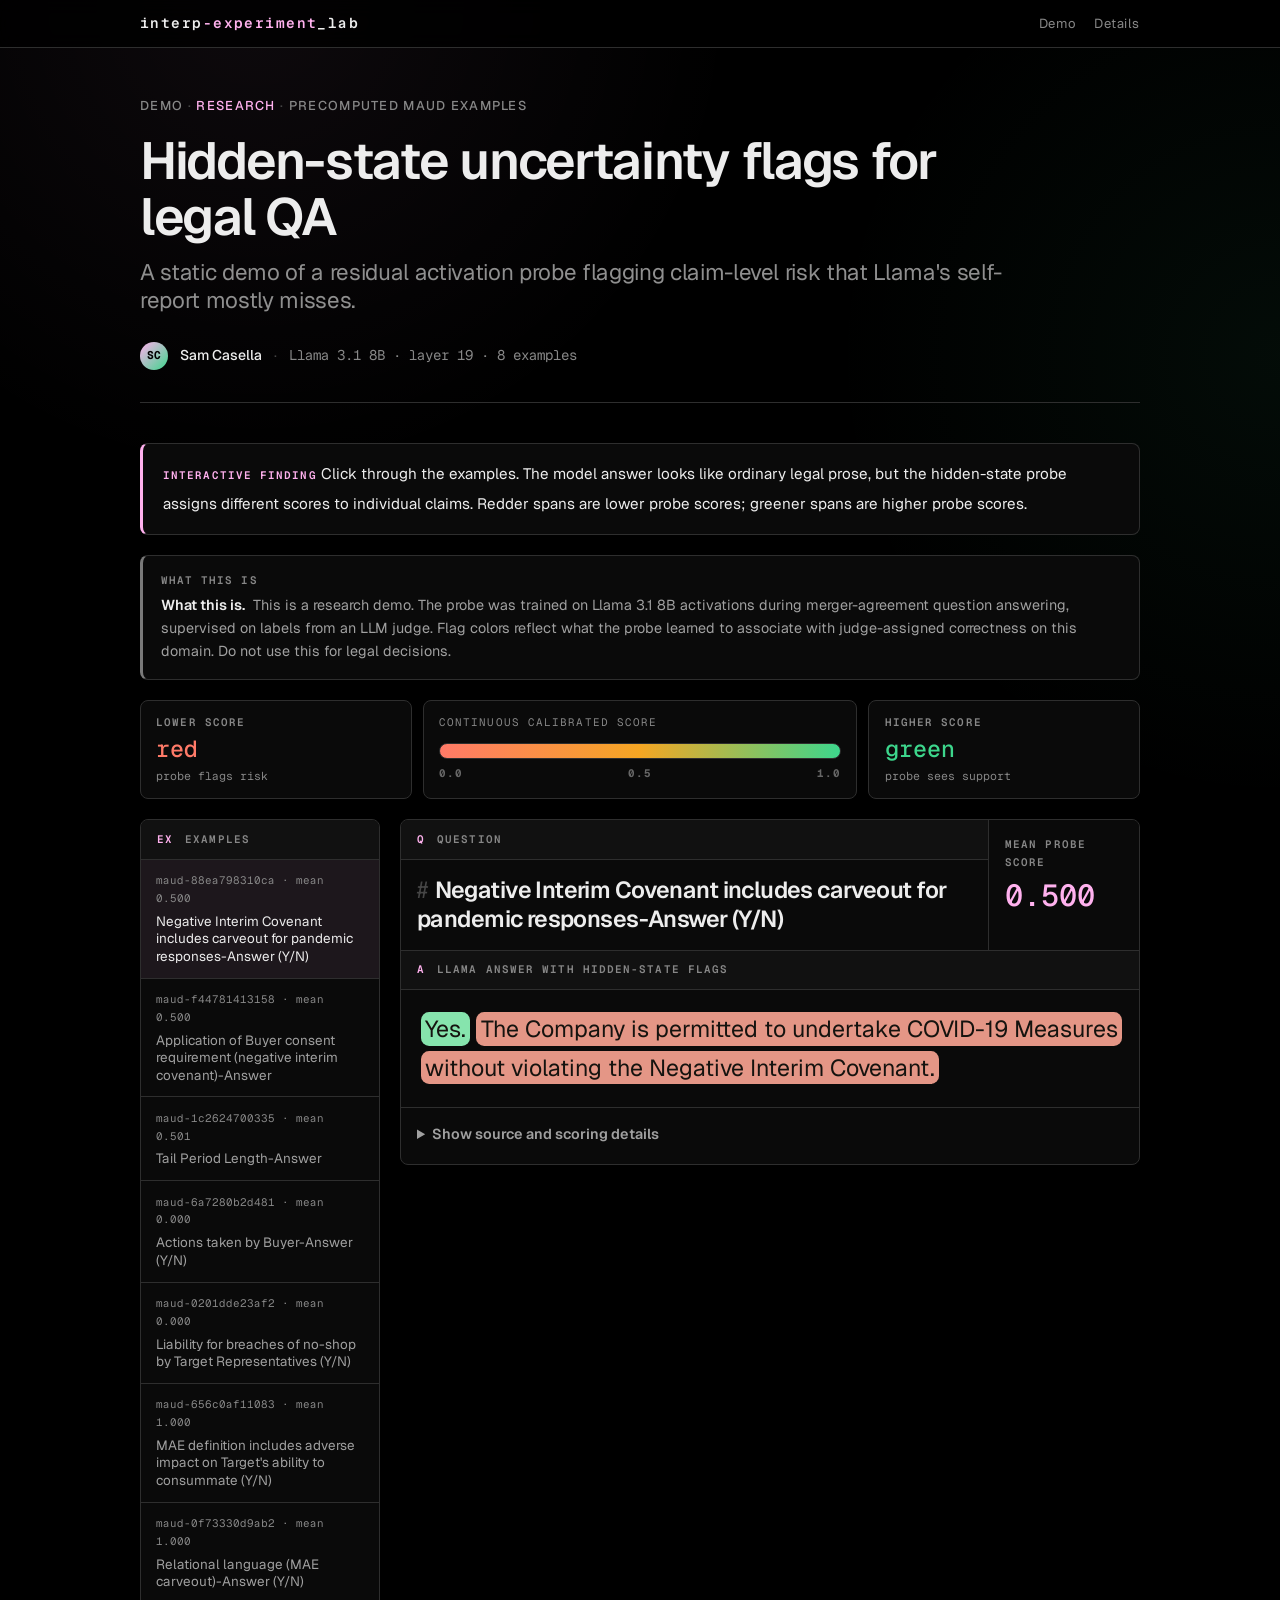
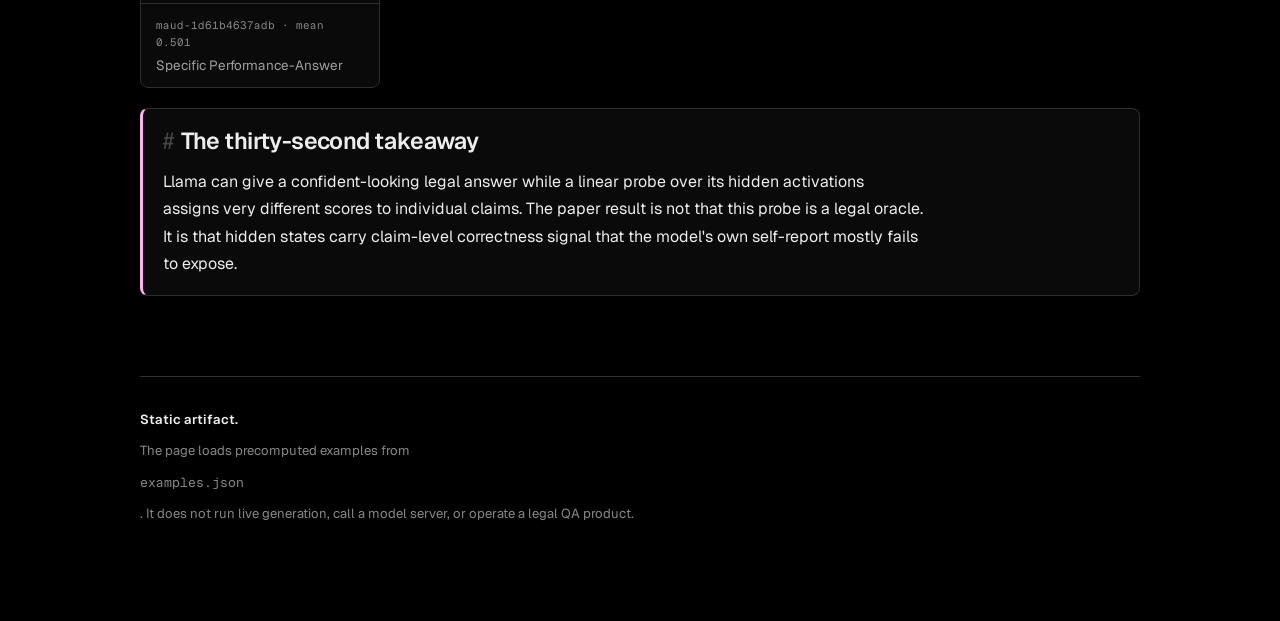
<file: demo/web/index.html>
<!doctype html>
<html lang="en">
<head>
  <meta charset="utf-8" />
  <meta name="viewport" content="width=device-width, initial-scale=1" />
  <title>Hidden-state uncertainty flags for legal QA</title>
  <meta name="description" content="A static research demo showing claim-level uncertainty flags from a residual activation probe on MAUD legal QA examples." />
  <link rel="icon" href="data:," />
  <link rel="preconnect" href="https://fonts.googleapis.com" />
  <link rel="preconnect" href="https://fonts.gstatic.com" crossorigin />
  <link href="https://fonts.googleapis.com/css2?family=Geist:wght@400;500;600;700&family=Geist+Mono:wght@400;500;600&display=swap" rel="stylesheet" />
  <link rel="stylesheet" href="./styles.css?v=report-theme-1" />
</head>
<body>
  <header class="topbar">
    <div class="topbar-inner">
      <a class="brand" href="#">interp<span class="accent">-experiment</span>_lab</a>
      <nav class="topbar-links">
        <a href="#demo">Demo</a>
        <a href="#details">Details</a>
      </nav>
    </div>
  </header>

  <main class="page">
    <section class="hero">
      <div class="crumbs">
        <a href="#">Demo</a><span class="sep">&middot;</span><span class="cat">research</span><span class="sep">&middot;</span>precomputed MAUD examples
      </div>
      <h1 class="title">
        Hidden-state uncertainty flags for legal QA
        <span class="sub">A static demo of a residual activation probe flagging claim-level risk that Llama's self-report mostly misses.</span>
      </h1>
      <div class="byline">
        <span class="avatar">SC</span>
        <span class="author">Sam Casella</span>
        <span class="dot">&middot;</span>
        <span class="mono">Llama 3.1 8B &middot; layer 19 &middot; 8 examples</span>
      </div>
      <hr class="header-rule" />
      <div class="tldr">
        <span class="label">Interactive finding</span>
        Click through the examples. The model answer looks like ordinary legal prose, but the hidden-state
        probe assigns different scores to individual claims. Redder spans are lower probe scores; greener
        spans are higher probe scores.
      </div>
    </section>

    <section class="notice" id="disclaimer">
      <span class="k">What this is</span>
      <strong>What this is.</strong>
      <span id="disclaimer-text">
        This is a research demo. The probe was trained on Llama 3.1 8B activations during merger-agreement question answering,
        supervised on labels from an LLM judge. Flag colors reflect what the probe learned to associate with
        judge-assigned correctness on this domain. Do not use this for legal decisions.
      </span>
    </section>

    <section class="legend-row" aria-label="Score color legend">
      <div class="stat">
        <div class="k">Lower score</div>
        <div class="v red">red</div>
        <div class="s">probe flags risk</div>
      </div>
      <div class="scale-card">
        <span>continuous calibrated score</span>
        <div class="scale"></div>
        <span class="scale-labels"><b>0.0</b><b>0.5</b><b>1.0</b></span>
      </div>
      <div class="stat">
        <div class="k">Higher score</div>
        <div class="v green">green</div>
        <div class="s">probe sees support</div>
      </div>
    </section>

    <section class="demo-grid" id="demo">
      <aside class="picker" aria-label="Example picker">
        <div class="table-label"><span class="id">EX</span>Examples</div>
        <div id="example-buttons" class="buttons"></div>
      </aside>

      <article class="reader">
        <div class="reader-head">
          <div>
            <div class="table-label"><span class="id">Q</span>Question</div>
            <h2 id="question">Loading examples…</h2>
          </div>
          <div class="scorebox">
            <span>mean probe score</span>
            <strong id="mean-score">—</strong>
          </div>
        </div>

        <div class="answer-card">
          <div class="table-label"><span class="id">A</span>Llama answer with hidden-state flags</div>
          <div id="answer" class="answer" aria-live="polite"></div>
        </div>

        <details class="details" id="details">
          <summary>Show source and scoring details</summary>
          <dl>
            <div><dt>MAUD source ID</dt><dd id="source-id">—</dd></div>
            <div><dt>Split</dt><dd id="split">—</dd></div>
            <div><dt>Contract</dt><dd id="contract">—</dd></div>
            <div><dt>Score range</dt><dd id="score-range">—</dd></div>
          </dl>
          <p id="excerpt" class="excerpt"></p>
        </details>
      </article>
    </section>

    <section class="takeaway">
      <h2>The thirty-second takeaway</h2>
      <p>
        Llama can give a confident-looking legal answer while a linear probe over its hidden
        activations assigns very different scores to individual claims. The paper result is not that
        this probe is a legal oracle. It is that hidden states carry claim-level correctness signal
        that the model's own self-report mostly fails to expose.
      </p>
    </section>

    <footer class="post-footer">
      <strong>Static artifact.</strong>
      The page loads precomputed examples from <span class="mono">examples.json</span>. It does not run live generation,
      call a model server, or operate a legal QA product.
    </footer>
  </main>

  <script src="./app.js"></script>
</body>
</html>
</file>
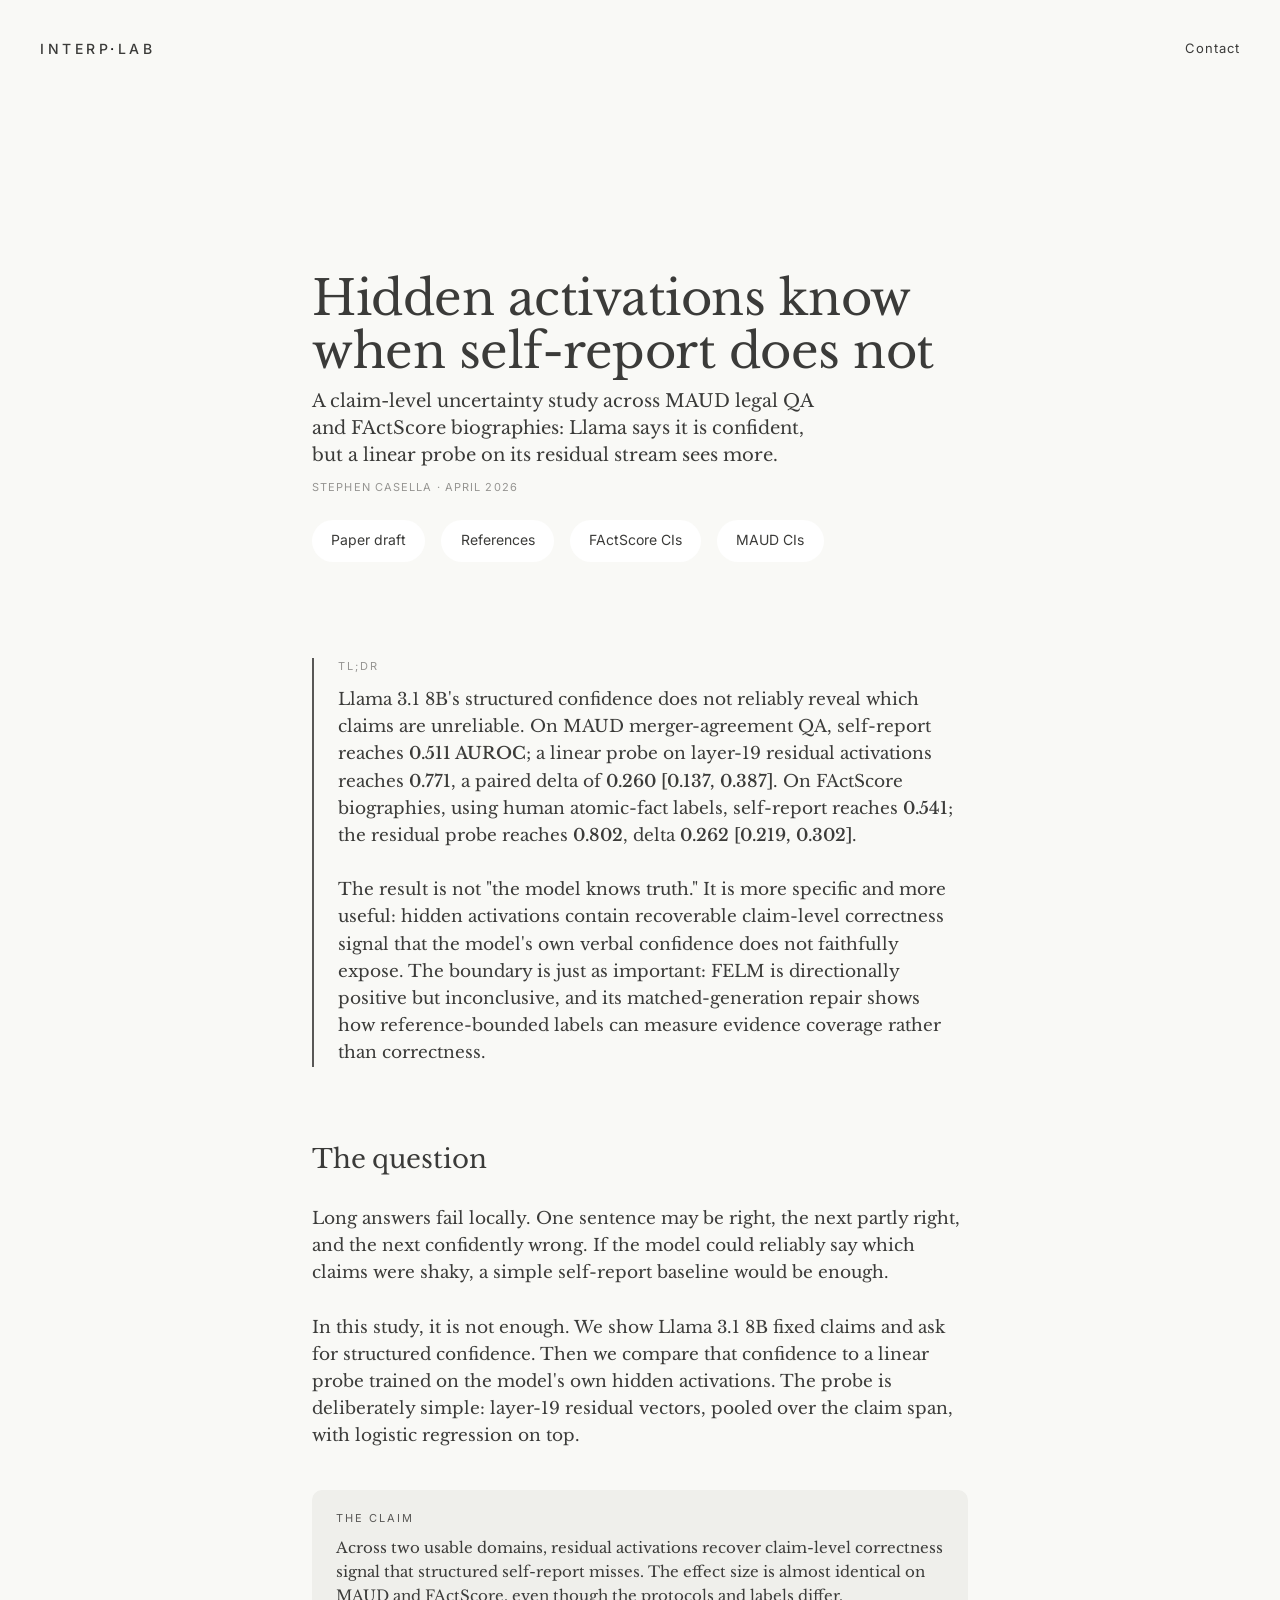
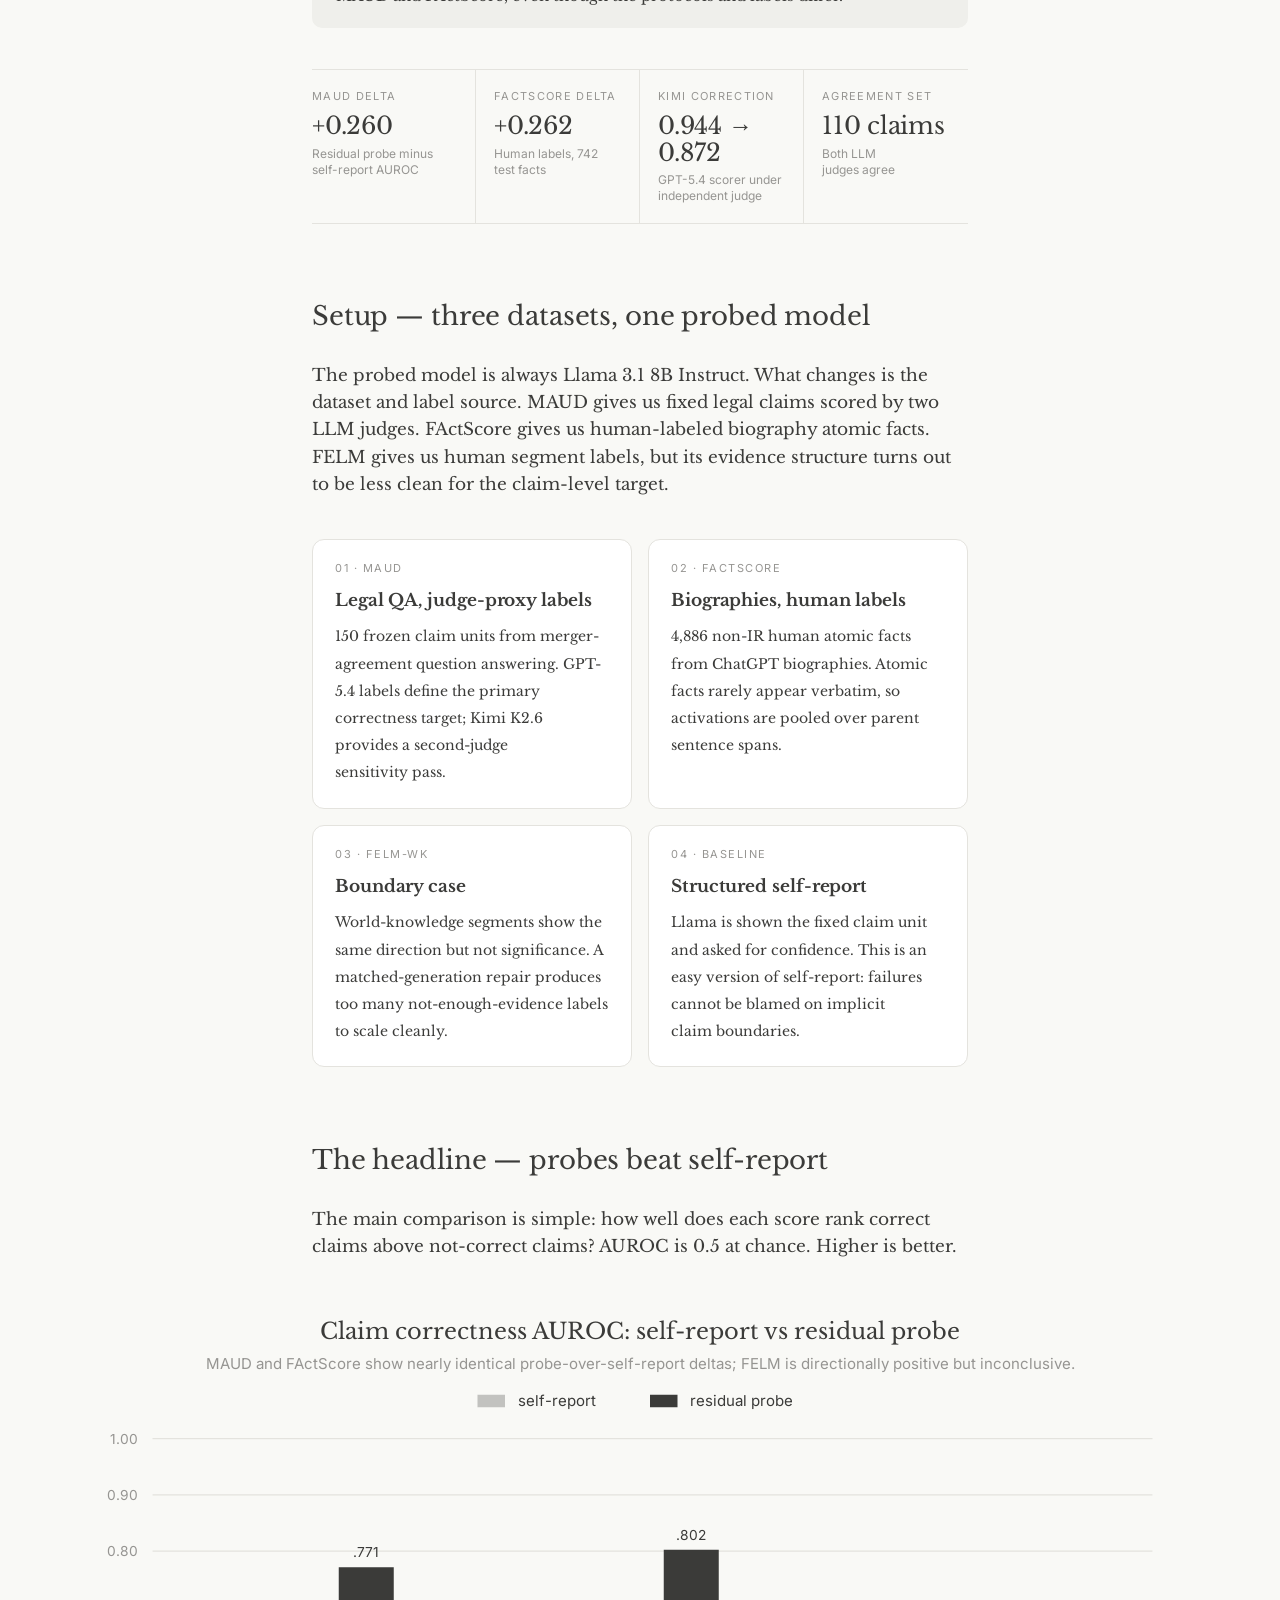
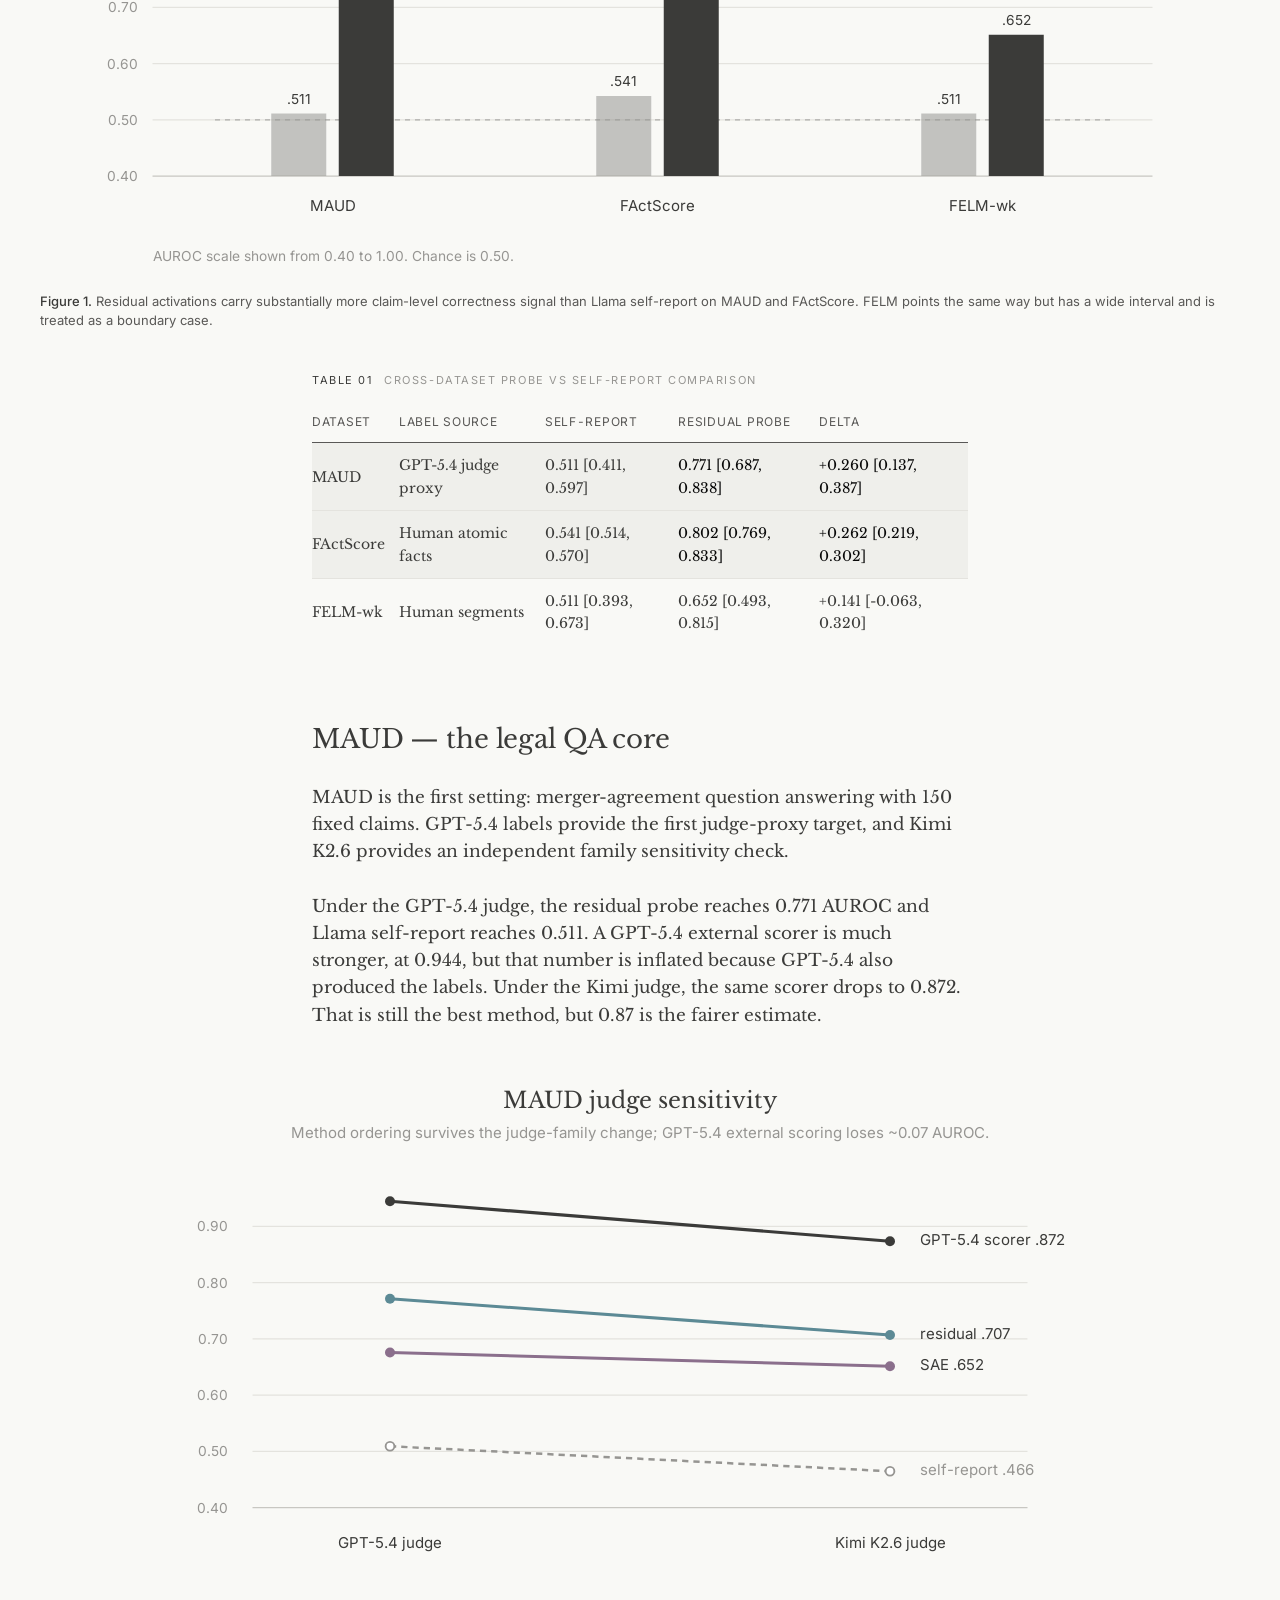
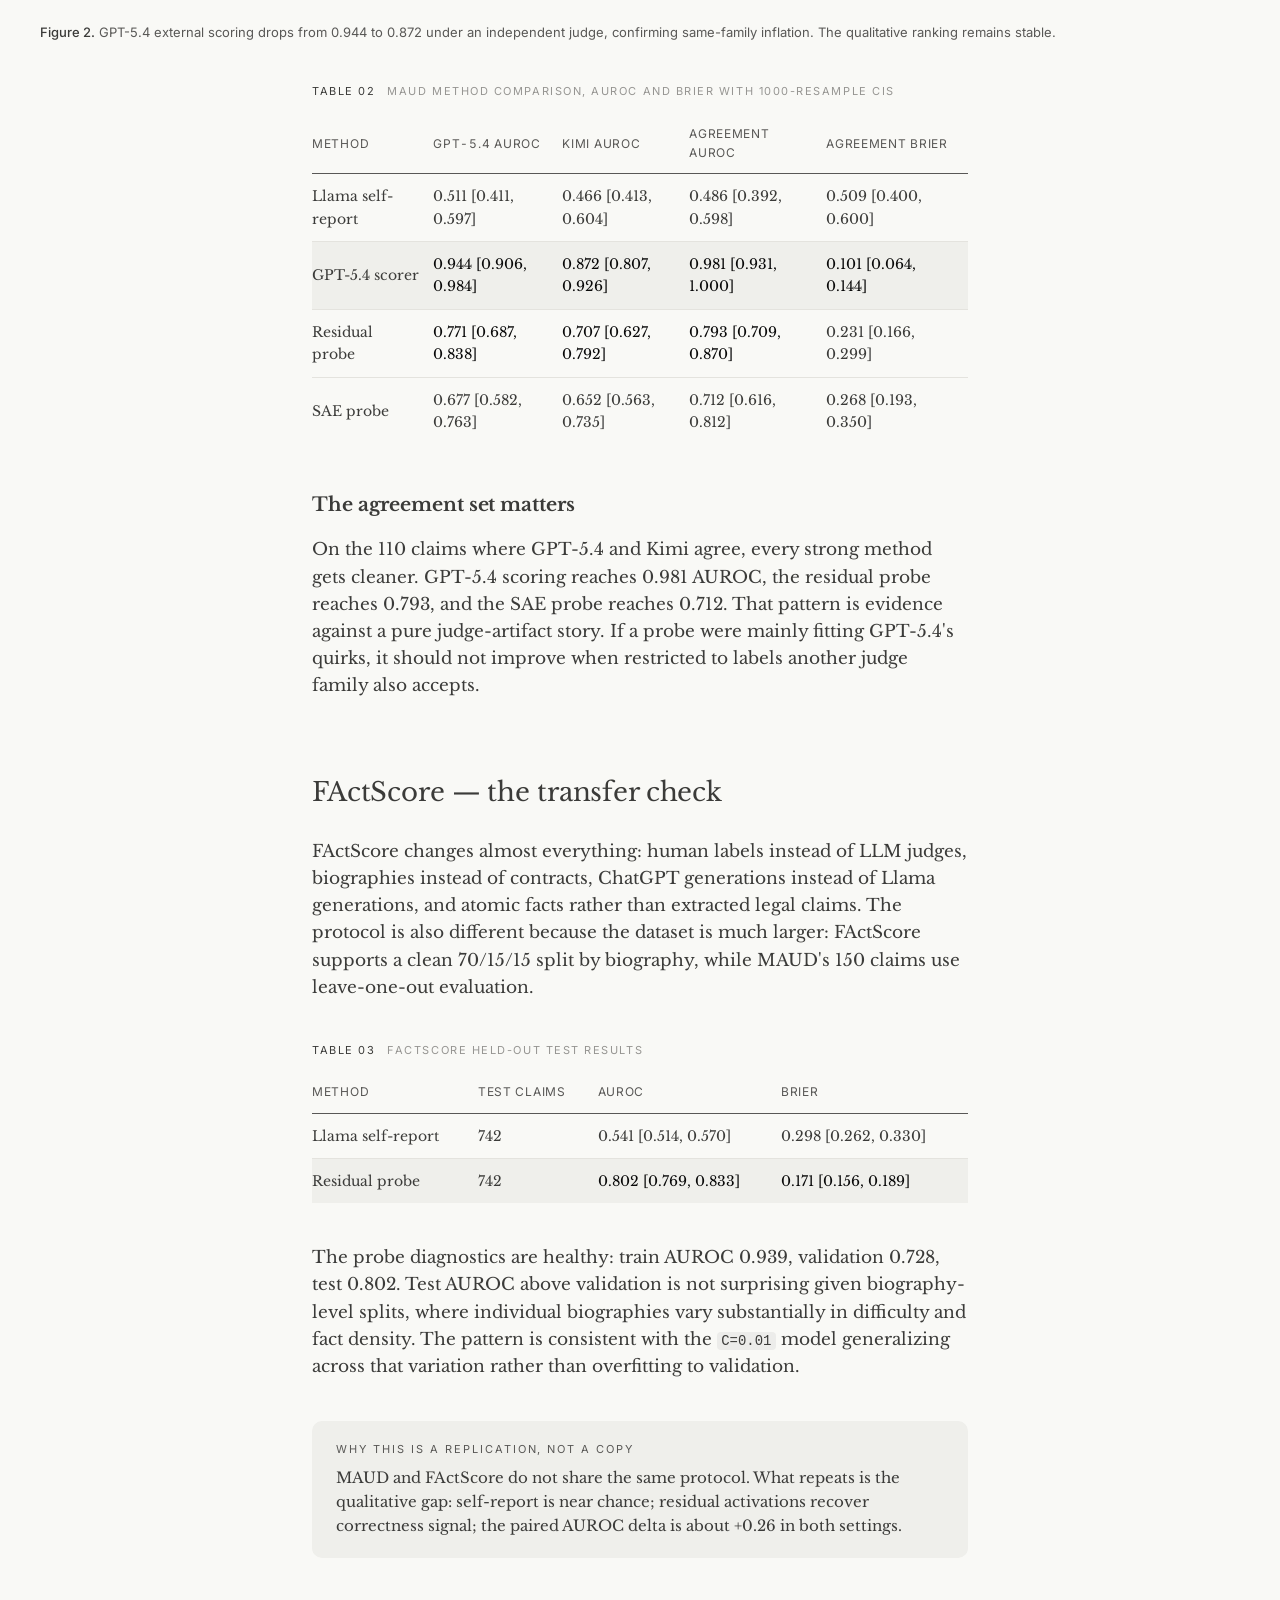
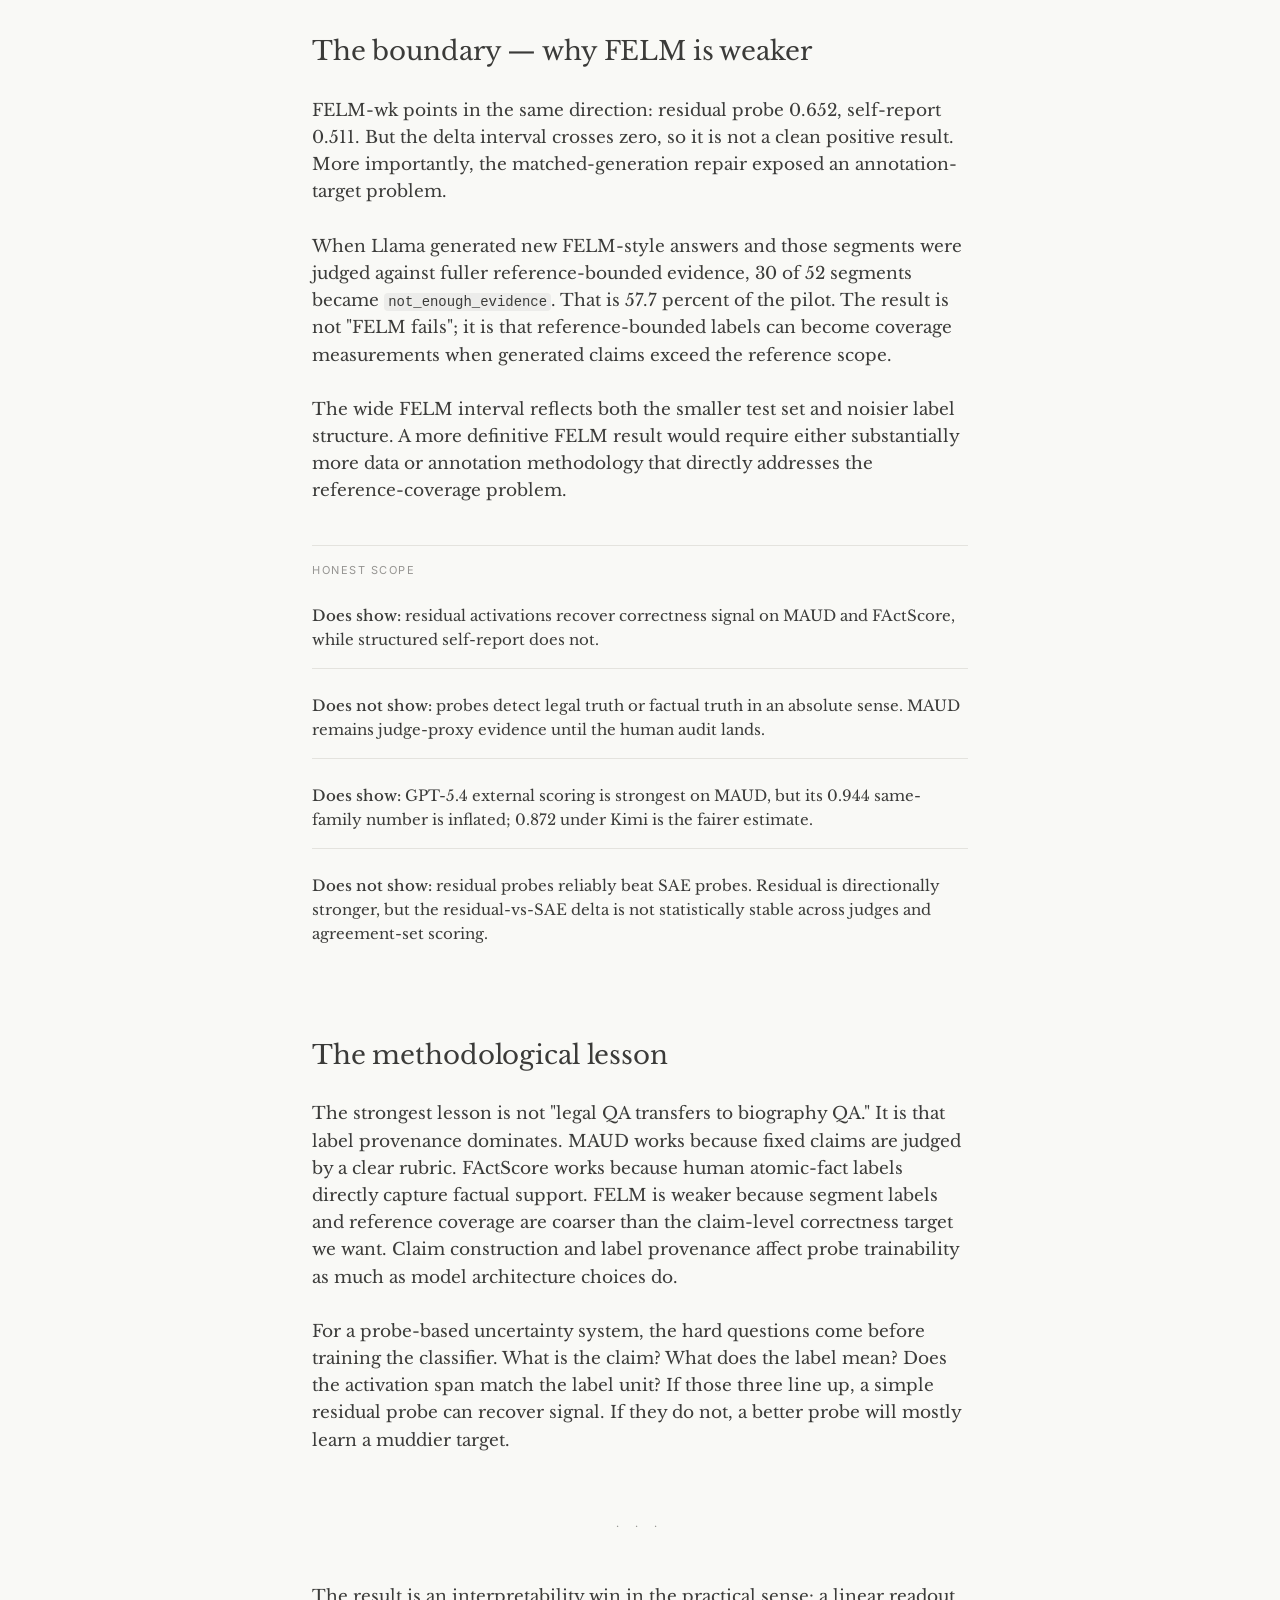
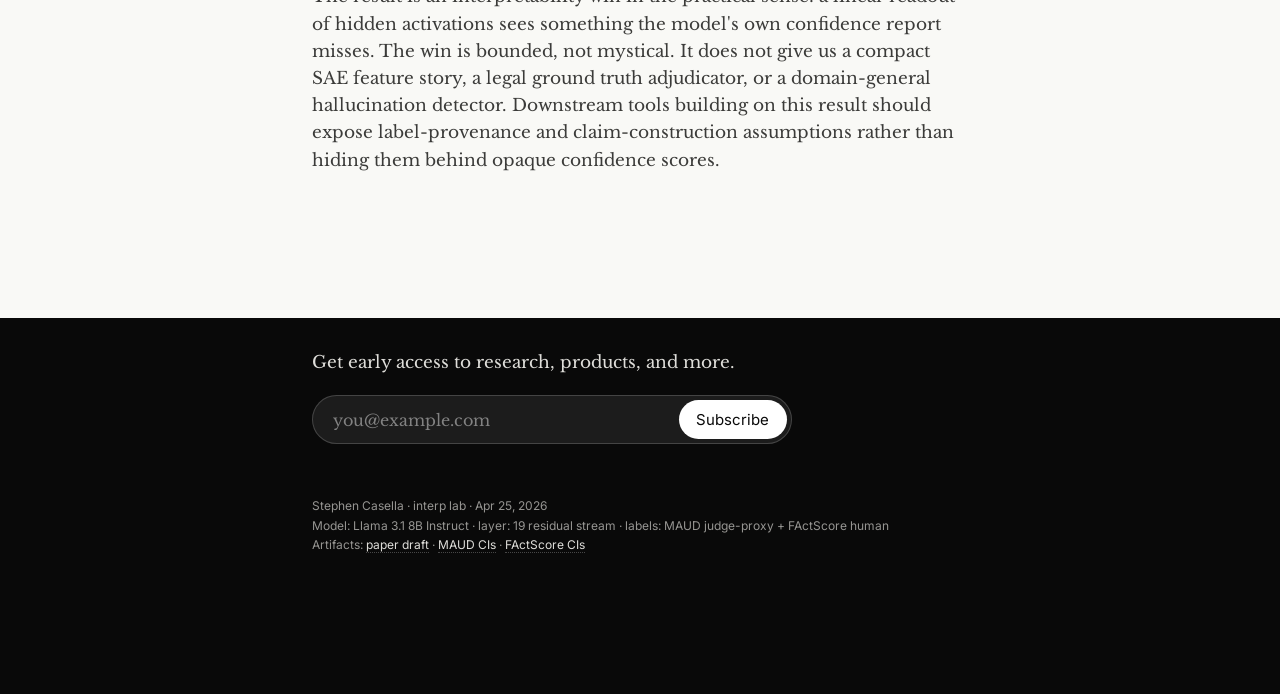
<file: docs/paper_blog.html>
<!DOCTYPE html>
<html lang="en">
<head>
  <meta charset="utf-8" />
  <meta name="viewport" content="width=device-width, initial-scale=1" />
  <title>Hidden activations know when self-report does not</title>
  <meta name="description" content="A claim-level uncertainty study: Llama 3.1 8B self-report is near random on MAUD and FActScore, while linear probes on residual activations recover correctness signal across legal QA and biography factuality." />
  <meta property="og:title" content="Hidden activations know when self-report does not" />
  <meta property="og:description" content="Linear probes on Llama residual activations recover claim-level correctness signal that structured self-report misses." />
  <meta property="og:type" content="article" />
  <link rel="preconnect" href="https://fonts.googleapis.com" />
  <link rel="preconnect" href="https://fonts.gstatic.com" crossorigin />
  <link href="https://fonts.googleapis.com/css2?family=Libre+Baskerville:ital,wght@0,400;0,700;1,400&family=Inter:wght@300;400;500&display=swap" rel="stylesheet" />
  <style>
    :root {
      --bg:           #F9F9F6;
      --accent:       #090909;
      --fg:           #3B3B39;
      --fg-soft:      #3B3B39;
      --fg-mute:      #595856;
      --fg-faint:     #969592;
      --on-dark:      #DFDEDA;
      --surface-muted:#EFEFEB;
      --chart-primary:   #3B3B39;
      --chart-secondary: #969592;
      --chart-axis:      #C8C7C2;
      --chart-grid:      #E4E3DE;
      --chart-accent-1:  #5C8A95;
      --chart-accent-2:  #8B6F8C;
      --font-serif: 'Libre Baskerville', Georgia, 'Times New Roman', serif;
      --font-sans:  'Inter', 'Helvetica Neue', Arial, sans-serif;
    }

    *, *::before, *::after { margin: 0; padding: 0; box-sizing: border-box; }

    html {
      background: var(--bg);
      overflow-y: scroll;
      scrollbar-color: #bbb #f4f4f4;
      -webkit-font-smoothing: antialiased;
      -moz-osx-font-smoothing: grayscale;
      text-rendering: optimizeLegibility;
      font-kerning: normal;
      font-variant-ligatures: common-ligatures contextual;
      font-variant-numeric: oldstyle-nums proportional-nums;
      font-optical-sizing: auto;
      font-synthesis: none;
    }
    html::-webkit-scrollbar { width: 16px; }
    html::-webkit-scrollbar-track { background: #f4f4f4; }
    html::-webkit-scrollbar-thumb { background: #bbb; border-radius: 5px; }

    ::selection { background: rgba(0,0,0,0.08); color: inherit; }

    body {
      min-height: 100vh;
      font-family: var(--font-serif);
      background: var(--bg);
      color: var(--accent);
      display: flex;
      flex-direction: column;
      text-wrap: pretty;
      overflow-x: hidden;
    }

    h1, h2, h3, .subtitle { text-wrap: balance; }

    .page-surface {
      background: var(--bg);
      display: flex;
      flex: 1 0 auto;
      flex-direction: column;
      width: 100%;
    }
    .main { flex: 1; }

    .perspectives-header {
      display: flex;
      flex-direction: row;
      justify-content: space-between;
      align-items: center;
      padding: 2rem 2.5rem;
      width: 100%;
    }
    .logo-centered {
      font-family: var(--font-sans);
      font-size: 14px;
      font-weight: 500;
      letter-spacing: 0.25em;
      color: var(--fg-soft);
      text-decoration: none;
    }
    .logo-centered .accent { color: var(--accent); }
    .contact-link {
      display: inline-flex;
      align-items: center;
      justify-content: center;
      padding: 0.5rem 0.75rem;
      margin-right: -0.75rem;
      border-radius: 999px;
      color: var(--fg);
      transition: background 240ms cubic-bezier(0.4, 0, 0.2, 1);
      text-decoration: none;
      font-family: var(--font-sans);
      font-size: 13px;
      letter-spacing: 0.08em;
    }
    .contact-link:hover, .contact-link:focus-visible { background: var(--surface-muted); }

    .benchmarks-content {
      max-width: 720px;
      margin: 0 auto;
      padding: 2rem 2rem 6rem;
    }
    .benchmarks-content h1 {
      font-size: 48px;
      font-weight: 400;
      line-height: 1.1;
      letter-spacing: -0.01em;
      color: var(--fg);
      margin-top: 144px;
    }
    .benchmarks-content .subtitle {
      font-size: 18px;
      font-weight: 300;
      line-height: 1.5;
      color: var(--fg);
      margin-top: 10px;
      margin-bottom: 0.5em;
    }
    .benchmarks-content .date {
      font-family: var(--font-sans);
      font-size: 11px;
      letter-spacing: 0.1em;
      color: var(--fg-faint);
      margin-top: 1em;
      text-transform: uppercase;
    }

    .paper-links {
      display: flex;
      align-items: center;
      gap: 1rem;
      margin: 26px 0;
      flex-wrap: wrap;
    }
    .paper-links .btn-pill {
      font-family: var(--font-sans);
      font-size: 14px;
      line-height: 1;
      color: var(--fg);
      text-decoration: none;
      background: #fff;
      border-radius: 999px;
      padding: 0.85rem 1.2rem 0.95rem;
      transition: background 240ms cubic-bezier(0.4, 0, 0.2, 1);
    }
    .paper-links .btn-pill:hover { background: var(--surface-muted); }

    .benchmarks-body { margin: 96px 0 48px; }
    .benchmarks-body .body-main {
      font-size: 17px;
      line-height: 1.6;
      margin-top: 1lh;
    }
    .benchmarks-body p {
      font-weight: 400;
      color: var(--fg-soft);
      margin-bottom: 1lh;
    }
    .benchmarks-body em { font-style: italic; }
    .benchmarks-body strong { font-weight: 500; color: var(--fg); }
    .benchmarks-body a, .benchmarks-body a:visited {
      color: var(--accent);
      text-decoration: none;
      border-bottom: 1px dotted var(--fg-faint);
      padding-bottom: 1px;
    }
    .benchmarks-body a:hover { border-bottom-color: var(--accent); }
    .benchmarks-body h2 {
      font-size: 26px;
      font-weight: 400;
      color: var(--fg);
      margin: 1.75lh 0 24px;
      letter-spacing: -0.005em;
    }
    .benchmarks-body h3 {
      font-size: 19px;
      font-weight: 700;
      color: var(--fg);
      margin: 1.5lh 0 16px;
      letter-spacing: -0.005em;
    }
    .benchmarks-body ul, .benchmarks-body ol {
      padding-left: 1.25em;
      margin-bottom: 1.5em;
    }
    .benchmarks-body ul { list-style: disc; }
    .benchmarks-body ol { list-style: decimal; }
    .benchmarks-body li {
      font-size: 17px;
      font-weight: 400;
      line-height: 1.6;
      color: var(--fg-soft);
      margin-bottom: 0.6em;
    }
    .benchmarks-body li::marker { color: var(--fg-faint); }
    .benchmarks-body code {
      font-family: ui-monospace, SFMono-Regular, Menlo, Monaco, Consolas, monospace;
      font-size: 0.82em;
      background: rgba(0,0,0,0.05);
      padding: 0.08em 0.3em;
      border-radius: 4px;
    }
    .benchmarks-body pre {
      background: rgba(0,0,0,0.05);
      padding: 14px 18px;
      border-radius: 8px;
      overflow-x: auto;
      margin: 1lh 0;
      font-size: 13px;
      line-height: 1.55;
      white-space: pre-wrap;
      word-break: break-word;
    }
    .benchmarks-body pre code {
      background: none; padding: 0; border-radius: 0; font-size: inherit;
    }

    .tldr {
      margin: 32px 0 48px;
      padding: 0 0 0 24px;
      border-left: 2px solid var(--fg-mute);
    }
    .tldr-label {
      font-family: var(--font-sans);
      font-size: 11px;
      letter-spacing: 0.18em;
      text-transform: uppercase;
      color: var(--fg-faint);
      margin-bottom: 10px;
      display: block;
    }
    .tldr p {
      font-size: 17px;
      font-weight: 400;
      line-height: 1.6;
      color: var(--fg);
    }
    .tldr p + p { margin-top: 0.8em; }

    .callout {
      margin: 1.5lh 0;
      padding: 20px 24px;
      background: var(--surface-muted);
      border-radius: 10px;
    }
    .callout-label {
      font-family: var(--font-sans);
      font-size: 11px;
      letter-spacing: 0.18em;
      text-transform: uppercase;
      color: var(--fg-mute);
      margin-bottom: 8px;
      display: block;
    }
    .callout p {
      font-size: 15px;
      font-weight: 400;
      line-height: 1.6;
      color: var(--fg);
      margin-bottom: 0;
    }

    .stat-row {
      display: grid;
      grid-template-columns: repeat(2, 1fr);
      gap: 0;
      margin: 1.5lh 0;
      border-top: 1px solid var(--chart-grid);
      border-bottom: 1px solid var(--chart-grid);
    }
    @media (min-width: 600px) {
      .stat-row { grid-template-columns: repeat(4, 1fr); }
    }
    .stat {
      padding: 18px 18px;
      border-right: 1px solid var(--chart-grid);
    }
    .stat:first-child { padding-left: 0; }
    .stat:last-child { border-right: 0; }
    @media (max-width: 599px) {
      .stat:nth-child(2n) { border-right: 0; }
      .stat:nth-child(n+3) { border-top: 1px solid var(--chart-grid); }
    }
    .stat .k {
      font-family: var(--font-sans);
      font-size: 11px;
      letter-spacing: 0.12em;
      text-transform: uppercase;
      color: var(--fg-faint);
      margin-bottom: 8px;
      display: block;
    }
    .stat .v {
      font-family: var(--font-serif);
      font-size: 24px;
      font-weight: 400;
      color: var(--fg);
      line-height: 1.1;
      letter-spacing: -0.01em;
    }
    .stat .s {
      font-family: var(--font-sans);
      font-size: 12px;
      color: var(--fg-faint);
      margin-top: 6px;
      line-height: 1.35;
    }

    .mode-grid {
      display: grid;
      grid-template-columns: 1fr;
      gap: 16px;
      margin: 1.5lh 0;
    }
    @media (min-width: 600px) { .mode-grid { grid-template-columns: repeat(2, 1fr); } }
    .mode-card {
      background: #fff;
      border-radius: 12px;
      padding: 20px 22px 22px;
      border: 1px solid var(--chart-grid);
    }
    .mode-card .tag {
      font-family: var(--font-sans);
      font-size: 11px;
      letter-spacing: 0.14em;
      text-transform: uppercase;
      color: var(--fg-faint);
      display: block;
      margin-bottom: 10px;
    }
    .mode-card .t {
      font-family: var(--font-serif);
      font-size: 17px;
      font-weight: 700;
      color: var(--fg);
      display: block;
      margin-bottom: 8px;
      letter-spacing: -0.005em;
    }
    .mode-card .desc {
      font-size: 14px;
      font-weight: 400;
      line-height: 1.55;
      color: var(--fg-soft);
    }

    .table-wrap { margin: 1.5lh 0; }
    .table-label {
      font-family: var(--font-sans);
      font-size: 11px;
      letter-spacing: 0.14em;
      text-transform: uppercase;
      color: var(--fg-faint);
      margin-bottom: 12px;
    }
    .table-label .id { color: var(--fg); margin-right: 12px; }
    table {
      width: 100%;
      border-collapse: collapse;
      font-variant-numeric: tabular-nums;
      font-family: var(--font-serif);
    }
    th, td {
      padding: 11px 14px 11px 0;
      text-align: left;
      font-size: 14px;
      font-weight: 400;
      border-bottom: 1px solid var(--chart-grid);
      color: var(--fg);
    }
    th {
      font-family: var(--font-sans);
      font-weight: 400;
      color: var(--fg-mute);
      font-size: 12px;
      letter-spacing: 0.06em;
      text-transform: uppercase;
      border-bottom: 1px solid var(--fg-mute);
    }
    td.num { font-variant-numeric: tabular-nums; color: var(--fg); }
    td.pos { color: var(--accent); }
    td.neg { color: var(--fg-faint); }
    tr:last-child td { border-bottom: none; }
    tr.highlight td { background: var(--surface-muted); }
    tr.totals td { border-top: 1px solid var(--fg-mute); font-weight: 400; }

    figure.chart { margin: 1.5lh 0; }
    figure.chart svg {
      display: block;
      width: 100%;
      height: auto;
      background: var(--bg);
    }
    figcaption {
      font-family: var(--font-sans);
      font-size: 13px;
      color: var(--fg-mute);
      line-height: 1.5;
      margin-top: 16px;
    }
    figcaption strong { color: var(--fg); font-weight: 500; }
    @media (min-width: 960px) {
      .body-main > figure.chart {
        width: min(1200px, calc(100vw - 3rem));
        max-width: none;
        margin-left: 50%;
        transform: translateX(-50%);
      }
    }
    @media (min-width: 1400px) {
      .body-main > figure.chart { width: min(1320px, calc(100vw - 3rem)); }
    }

    .neg-list {
      margin: 1.5lh 0;
      padding: 0;
      border-top: 1px solid var(--chart-grid);
    }
    .neg-list-label {
      font-family: var(--font-sans);
      font-size: 11px;
      letter-spacing: 0.14em;
      text-transform: uppercase;
      color: var(--fg-faint);
      margin: 16px 0 8px;
      display: block;
    }
    .neg-list ul { list-style: none; padding: 0; margin: 0; }
    .neg-list li {
      padding: 16px 0;
      border-bottom: 1px solid var(--chart-grid);
      font-size: 15px;
      font-weight: 400;
      line-height: 1.6;
      color: var(--fg-soft);
    }
    .neg-list li:last-child { border-bottom: 0; }
    .neg-list li strong { color: var(--fg); font-weight: 500; }

    .break {
      display: flex;
      align-items: center;
      justify-content: center;
      margin: 4rem 0 3rem;
      color: var(--fg-faint);
      font-family: var(--font-sans);
      font-size: 11px;
      letter-spacing: 0.6em;
    }

    .site-footer {
      background: var(--accent);
      color: #fff;
      display: flex;
      flex-direction: column;
      margin-top: auto;
      padding: 0;
    }
    .site-footer .footer-inner {
      max-width: 720px;
      width: 100%;
      margin: 2rem auto 0;
      padding: 0 2rem 140px;
    }
    .footer-subscribe {
      display: flex;
      flex-direction: column;
      gap: 1lh;
      max-width: 480px;
    }
    .footer-subscribe-label {
      font-size: 17px;
      font-weight: 400;
      line-height: 1.5;
      color: var(--on-dark);
      display: block;
    }
    .footer-subscribe-row {
      display: flex;
      align-items: stretch;
      gap: 8px;
      background: rgba(255,255,255,0.08);
      border: 1px solid rgba(255,255,255,0.18);
      border-radius: 999px;
      padding: 4px;
      transition: border-color 150ms ease, background 150ms ease;
    }
    .footer-subscribe-row:focus-within {
      border-color: rgba(255,255,255,0.45);
      background: rgba(255,255,255,0.12);
    }
    .footer-subscribe-input {
      flex: 1;
      min-width: 0;
      background: transparent;
      border: 0;
      outline: none;
      padding: 0.6rem 1rem;
      font-family: var(--font-serif);
      font-size: 16px;
      font-weight: 300;
      color: #fff;
    }
    .footer-subscribe-input::placeholder { color: rgba(255,255,255,0.45); }
    .footer-subscribe-button {
      font-family: var(--font-sans);
      font-size: 15px;
      line-height: 1;
      color: var(--accent);
      background: #fff;
      border: 0;
      border-radius: 999px;
      padding: 0 1.1rem;
      cursor: pointer;
      transition: background 150ms ease;
    }
    .footer-subscribe-button:hover { background: var(--surface-muted); }
    .footer-meta {
      font-family: var(--font-sans);
      font-size: 12px;
      color: var(--fg-faint);
      margin-top: 2rem;
      line-height: 1.6;
    }
    .footer-meta a { color: var(--on-dark); text-decoration: none; border-bottom: 1px dotted rgba(255,255,255,0.25); }
    .footer-meta a:hover { color: #fff; border-bottom-color: #fff; }

    @media (max-width: 768px) {
      .perspectives-header { padding: 1.5rem 1.5rem; }
      .benchmarks-content { padding: 3rem 1.5rem 4rem; }
      .benchmarks-content h1 { font-size: 44px; margin-top: 120px; }
      .benchmarks-body { margin: 72px 0 32px; }
      .site-footer .footer-inner { padding-left: 1.5rem; padding-right: 1.5rem; }
    }
    @media (max-width: 480px) {
      .perspectives-header { padding: 1.25rem 1.25rem; }
      .benchmarks-content { padding: 2rem 1.25rem 3rem; }
      .benchmarks-content h1 { font-size: 38px; margin-top: 80px; }
      .benchmarks-content .subtitle { font-size: 18px; }
      .benchmarks-body h2 { font-size: 26px; }
      .benchmarks-body h3 { font-size: 20px; }
      .benchmarks-body .body-main { font-size: 18px; }
      .benchmarks-body li { font-size: 18px; }
      .tldr p { font-size: 18px; }
      .stat .v { font-size: 24px; }
      .site-footer .footer-inner { padding: 0 1.25rem 80px; }
    }
  </style>
</head>
<body class="benchmarks-page">
  <div class="page-surface">

    <header class="perspectives-header">
      <a href="#" class="logo-centered">INTERP<span class="accent">&middot;</span>LAB</a>
      <a href="mailto:contact@example.com" class="contact-link" aria-label="Contact">Contact</a>
    </header>

    <main class="main">
      <article class="benchmarks-content">

        <h1>Hidden activations know when self-report does not</h1>
        <p class="subtitle">A claim-level uncertainty study across MAUD legal QA and FActScore biographies: Llama says it is confident, but a linear probe on its residual stream sees more.</p>
        <p class="date">STEPHEN CASELLA &middot; APRIL 2026</p>

        <div class="paper-links">
          <a href="paper_draft.md" class="btn-pill">Paper draft</a>
          <a href="paper_references.bib" class="btn-pill">References</a>
          <a href="../artifacts/runs/factscore_bootstrap_ci.json" class="btn-pill">FActScore CIs</a>
          <a href="../artifacts/runs/maud_bootstrap_ci_v2.json" class="btn-pill">MAUD CIs</a>
        </div>

        <div class="benchmarks-body">
          <div class="body-main">

            <div class="tldr">
              <span class="tldr-label">TL;DR</span>
              <p>
                Llama 3.1 8B's structured confidence does not reliably reveal which claims are unreliable. On MAUD merger-agreement QA, self-report reaches <strong>0.511 AUROC</strong>; a linear probe on layer-19 residual activations reaches <strong>0.771</strong>, a paired delta of <strong>0.260 [0.137, 0.387]</strong>. On FActScore biographies, using human atomic-fact labels, self-report reaches <strong>0.541</strong>; the residual probe reaches <strong>0.802</strong>, delta <strong>0.262 [0.219, 0.302]</strong>.
              </p>
              <p>
                The result is not "the model knows truth." It is more specific and more useful: hidden activations contain recoverable claim-level correctness signal that the model's own verbal confidence does not faithfully expose. The boundary is just as important: FELM is directionally positive but inconclusive, and its matched-generation repair shows how reference-bounded labels can measure evidence coverage rather than correctness.
              </p>
            </div>

            <h2 id="question">The question</h2>

            <p>
              Long answers fail locally. One sentence may be right, the next partly right, and the next confidently wrong. If the model could reliably say which claims were shaky, a simple self-report baseline would be enough.
            </p>
            <p>
              In this study, it is not enough. We show Llama 3.1 8B fixed claims and ask for structured confidence. Then we compare that confidence to a linear probe trained on the model's own hidden activations. The probe is deliberately simple: layer-19 residual vectors, pooled over the claim span, with logistic regression on top.
            </p>

            <div class="callout">
              <span class="callout-label">The claim</span>
              <p>Across two usable domains, residual activations recover claim-level correctness signal that structured self-report misses. The effect size is almost identical on MAUD and FActScore, even though the protocols and labels differ.</p>
            </div>

            <div class="stat-row">
              <div class="stat">
                <span class="k">MAUD delta</span>
                <div class="v">+0.260</div>
                <div class="s">Residual probe minus self-report AUROC</div>
              </div>
              <div class="stat">
                <span class="k">FActScore delta</span>
                <div class="v">+0.262</div>
                <div class="s">Human labels, 742 test facts</div>
              </div>
              <div class="stat">
                <span class="k">Kimi correction</span>
                <div class="v">0.944 &rarr; 0.872</div>
                <div class="s">GPT-5.4 scorer under independent judge</div>
              </div>
              <div class="stat">
                <span class="k">Agreement set</span>
                <div class="v">110 claims</div>
                <div class="s">Both LLM judges agree</div>
              </div>
            </div>

            <h2 id="setup">Setup &mdash; three datasets, one probed model</h2>

            <p>
              The probed model is always Llama 3.1 8B Instruct. What changes is the dataset and label source. MAUD gives us fixed legal claims scored by two LLM judges. FActScore gives us human-labeled biography atomic facts. FELM gives us human segment labels, but its evidence structure turns out to be less clean for the claim-level target.
            </p>

            <div class="mode-grid">
              <div class="mode-card">
                <span class="tag">01 &middot; MAUD</span>
                <span class="t">Legal QA, judge-proxy labels</span>
                <span class="desc">150 frozen claim units from merger-agreement question answering. GPT-5.4 labels define the primary correctness target; Kimi K2.6 provides a second-judge sensitivity pass.</span>
              </div>
              <div class="mode-card">
                <span class="tag">02 &middot; FActScore</span>
                <span class="t">Biographies, human labels</span>
                <span class="desc">4,886 non-IR human atomic facts from ChatGPT biographies. Atomic facts rarely appear verbatim, so activations are pooled over parent sentence spans.</span>
              </div>
              <div class="mode-card">
                <span class="tag">03 &middot; FELM-wk</span>
                <span class="t">Boundary case</span>
                <span class="desc">World-knowledge segments show the same direction but not significance. A matched-generation repair produces too many not-enough-evidence labels to scale cleanly.</span>
              </div>
              <div class="mode-card">
                <span class="tag">04 &middot; Baseline</span>
                <span class="t">Structured self-report</span>
                <span class="desc">Llama is shown the fixed claim unit and asked for confidence. This is an easy version of self-report: failures cannot be blamed on implicit claim boundaries.</span>
              </div>
            </div>

            <h2 id="headline">The headline &mdash; probes beat self-report</h2>

            <p>
              The main comparison is simple: how well does each score rank correct claims above not-correct claims? AUROC is 0.5 at chance. Higher is better.
            </p>

            <figure class="chart">
              <svg viewBox="0 0 960 460" role="img" aria-label="Self-report versus residual probe AUROC across MAUD, FActScore, and FELM">
                <rect x="0" y="0" width="960" height="460" fill="#F9F9F6" />
                <text x="480" y="30" text-anchor="middle" fill="#3B3B39"
                      font-family="Libre Baskerville, Georgia, serif" font-size="18" font-weight="400">
                  Claim correctness AUROC: self-report vs residual probe
                </text>
                <text x="480" y="54" text-anchor="middle" fill="#969592"
                      font-family="Inter, Helvetica Neue, sans-serif" font-size="12">
                  MAUD and FActScore show nearly identical probe-over-self-report deltas; FELM is directionally positive but inconclusive.
                </text>

                <line x1="90" y1="380" x2="890" y2="380" stroke="#C8C7C2" stroke-width="1" />
                <line x1="90" y1="335" x2="890" y2="335" stroke="#E4E3DE" stroke-width="1" />
                <line x1="90" y1="290" x2="890" y2="290" stroke="#E4E3DE" stroke-width="1" />
                <line x1="90" y1="245" x2="890" y2="245" stroke="#E4E3DE" stroke-width="1" />
                <line x1="90" y1="200" x2="890" y2="200" stroke="#E4E3DE" stroke-width="1" />
                <line x1="90" y1="155" x2="890" y2="155" stroke="#E4E3DE" stroke-width="1" />
                <line x1="90" y1="110" x2="890" y2="110" stroke="#E4E3DE" stroke-width="1" />

                <text x="78" y="384" text-anchor="end" fill="#969592" font-family="Inter, sans-serif" font-size="11">0.40</text>
                <text x="78" y="339" text-anchor="end" fill="#969592" font-family="Inter, sans-serif" font-size="11">0.50</text>
                <text x="78" y="294" text-anchor="end" fill="#969592" font-family="Inter, sans-serif" font-size="11">0.60</text>
                <text x="78" y="249" text-anchor="end" fill="#969592" font-family="Inter, sans-serif" font-size="11">0.70</text>
                <text x="78" y="204" text-anchor="end" fill="#969592" font-family="Inter, sans-serif" font-size="11">0.80</text>
                <text x="78" y="159" text-anchor="end" fill="#969592" font-family="Inter, sans-serif" font-size="11">0.90</text>
                <text x="78" y="114" text-anchor="end" fill="#969592" font-family="Inter, sans-serif" font-size="11">1.00</text>

                <line x1="140" y1="335" x2="860" y2="335" stroke="#969592" stroke-width="1" stroke-dasharray="4 4" opacity="0.7" />

                <rect x="185" y="330" width="44" height="50" fill="#969592" opacity="0.55" />
                <rect x="239" y="213" width="44" height="167" fill="#3B3B39" />
                <rect x="445" y="316" width="44" height="64" fill="#969592" opacity="0.55" />
                <rect x="499" y="199" width="44" height="181" fill="#3B3B39" />
                <rect x="705" y="330" width="44" height="50" fill="#969592" opacity="0.55" />
                <rect x="759" y="267" width="44" height="113" fill="#3B3B39" />

                <text x="207" y="322" text-anchor="middle" fill="#3B3B39" font-family="Inter, sans-serif" font-size="11">.511</text>
                <text x="261" y="205" text-anchor="middle" fill="#3B3B39" font-family="Inter, sans-serif" font-size="11">.771</text>
                <text x="467" y="308" text-anchor="middle" fill="#3B3B39" font-family="Inter, sans-serif" font-size="11">.541</text>
                <text x="521" y="191" text-anchor="middle" fill="#3B3B39" font-family="Inter, sans-serif" font-size="11">.802</text>
                <text x="727" y="322" text-anchor="middle" fill="#3B3B39" font-family="Inter, sans-serif" font-size="11">.511</text>
                <text x="781" y="259" text-anchor="middle" fill="#3B3B39" font-family="Inter, sans-serif" font-size="11">.652</text>

                <text x="234" y="408" text-anchor="middle" fill="#3B3B39" font-family="Inter, sans-serif" font-size="12">MAUD</text>
                <text x="494" y="408" text-anchor="middle" fill="#3B3B39" font-family="Inter, sans-serif" font-size="12">FActScore</text>
                <text x="754" y="408" text-anchor="middle" fill="#3B3B39" font-family="Inter, sans-serif" font-size="12">FELM-wk</text>

                <rect x="350" y="75" width="22" height="10" fill="#969592" opacity="0.55" />
                <text x="382" y="84" fill="#3B3B39" font-family="Inter, sans-serif" font-size="12">self-report</text>
                <rect x="488" y="75" width="22" height="10" fill="#3B3B39" />
                <text x="520" y="84" fill="#3B3B39" font-family="Inter, sans-serif" font-size="12">residual probe</text>

                <text x="90" y="448" fill="#969592" font-family="Inter, sans-serif" font-size="11">
                  AUROC scale shown from 0.40 to 1.00. Chance is 0.50.
                </text>
              </svg>
              <figcaption>
                <strong>Figure 1.</strong> Residual activations carry substantially more claim-level correctness signal than Llama self-report on MAUD and FActScore. FELM points the same way but has a wide interval and is treated as a boundary case.
              </figcaption>
            </figure>

            <div class="table-wrap">
              <div class="table-label"><span class="id">Table 01</span>Cross-dataset probe vs self-report comparison</div>
              <table>
                <thead>
                  <tr>
                    <th>Dataset</th>
                    <th>Label source</th>
                    <th>Self-report</th>
                    <th>Residual probe</th>
                    <th>Delta</th>
                  </tr>
                </thead>
                <tbody>
                  <tr class="highlight">
                    <td>MAUD</td>
                    <td>GPT-5.4 judge proxy</td>
                    <td class="num">0.511 [0.411, 0.597]</td>
                    <td class="num pos">0.771 [0.687, 0.838]</td>
                    <td class="num pos">+0.260 [0.137, 0.387]</td>
                  </tr>
                  <tr class="highlight">
                    <td>FActScore</td>
                    <td>Human atomic facts</td>
                    <td class="num">0.541 [0.514, 0.570]</td>
                    <td class="num pos">0.802 [0.769, 0.833]</td>
                    <td class="num pos">+0.262 [0.219, 0.302]</td>
                  </tr>
                  <tr>
                    <td>FELM-wk</td>
                    <td>Human segments</td>
                    <td class="num">0.511 [0.393, 0.673]</td>
                    <td class="num">0.652 [0.493, 0.815]</td>
                    <td class="num">+0.141 [-0.063, 0.320]</td>
                  </tr>
                </tbody>
              </table>
            </div>

            <h2 id="maud">MAUD &mdash; the legal QA core</h2>

            <p>
              MAUD is the first setting: merger-agreement question answering with 150 fixed claims. GPT-5.4 labels provide the first judge-proxy target, and Kimi K2.6 provides an independent family sensitivity check.
            </p>
            <p>
              Under the GPT-5.4 judge, the residual probe reaches 0.771 AUROC and Llama self-report reaches 0.511. A GPT-5.4 external scorer is much stronger, at 0.944, but that number is inflated because GPT-5.4 also produced the labels. Under the Kimi judge, the same scorer drops to 0.872. That is still the best method, but 0.87 is the fairer estimate.
            </p>

            <figure class="chart">
              <svg viewBox="0 0 960 430" role="img" aria-label="MAUD method AUROC under GPT-5.4 and Kimi judges">
                <rect x="0" y="0" width="960" height="430" fill="#F9F9F6" />
                <text x="480" y="30" text-anchor="middle" fill="#3B3B39"
                      font-family="Libre Baskerville, Georgia, serif" font-size="18" font-weight="400">
                  MAUD judge sensitivity
                </text>
                <text x="480" y="54" text-anchor="middle" fill="#969592"
                      font-family="Inter, Helvetica Neue, sans-serif" font-size="12">
                  Method ordering survives the judge-family change; GPT-5.4 external scoring loses ~0.07 AUROC.
                </text>

                <line x1="170" y1="350" x2="790" y2="350" stroke="#C8C7C2" stroke-width="1" />
                <line x1="170" y1="305" x2="790" y2="305" stroke="#E4E3DE" stroke-width="1" />
                <line x1="170" y1="260" x2="790" y2="260" stroke="#E4E3DE" stroke-width="1" />
                <line x1="170" y1="215" x2="790" y2="215" stroke="#E4E3DE" stroke-width="1" />
                <line x1="170" y1="170" x2="790" y2="170" stroke="#E4E3DE" stroke-width="1" />
                <line x1="170" y1="125" x2="790" y2="125" stroke="#E4E3DE" stroke-width="1" />

                <text x="150" y="354" text-anchor="end" fill="#969592" font-family="Inter, sans-serif" font-size="11">0.40</text>
                <text x="150" y="309" text-anchor="end" fill="#969592" font-family="Inter, sans-serif" font-size="11">0.50</text>
                <text x="150" y="264" text-anchor="end" fill="#969592" font-family="Inter, sans-serif" font-size="11">0.60</text>
                <text x="150" y="219" text-anchor="end" fill="#969592" font-family="Inter, sans-serif" font-size="11">0.70</text>
                <text x="150" y="174" text-anchor="end" fill="#969592" font-family="Inter, sans-serif" font-size="11">0.80</text>
                <text x="150" y="129" text-anchor="end" fill="#969592" font-family="Inter, sans-serif" font-size="11">0.90</text>

                <text x="280" y="382" text-anchor="middle" fill="#3B3B39" font-family="Inter, sans-serif" font-size="12">GPT-5.4 judge</text>
                <text x="680" y="382" text-anchor="middle" fill="#3B3B39" font-family="Inter, sans-serif" font-size="12">Kimi K2.6 judge</text>

                <polyline points="280,105 680,137" fill="none" stroke="#3B3B39" stroke-width="2.5" />
                <polyline points="280,183 680,212" fill="none" stroke="#5C8A95" stroke-width="2.5" />
                <polyline points="280,226 680,237" fill="none" stroke="#8B6F8C" stroke-width="2.5" />
                <polyline points="280,301 680,321" fill="none" stroke="#969592" stroke-width="2" stroke-dasharray="5 4" />

                <circle cx="280" cy="105" r="4" fill="#3B3B39" />
                <circle cx="680" cy="137" r="4" fill="#3B3B39" />
                <circle cx="280" cy="183" r="4" fill="#5C8A95" />
                <circle cx="680" cy="212" r="4" fill="#5C8A95" />
                <circle cx="280" cy="226" r="4" fill="#8B6F8C" />
                <circle cx="680" cy="237" r="4" fill="#8B6F8C" />
                <circle cx="280" cy="301" r="3.5" fill="#fff" stroke="#969592" stroke-width="1.5" />
                <circle cx="680" cy="321" r="3.5" fill="#fff" stroke="#969592" stroke-width="1.5" />

                <text x="704" y="140" fill="#3B3B39" font-family="Inter, sans-serif" font-size="12">GPT-5.4 scorer .872</text>
                <text x="704" y="215" fill="#3B3B39" font-family="Inter, sans-serif" font-size="12">residual .707</text>
                <text x="704" y="240" fill="#3B3B39" font-family="Inter, sans-serif" font-size="12">SAE .652</text>
                <text x="704" y="324" fill="#969592" font-family="Inter, sans-serif" font-size="12">self-report .466</text>
              </svg>
              <figcaption>
                <strong>Figure 2.</strong> GPT-5.4 external scoring drops from 0.944 to 0.872 under an independent judge, confirming same-family inflation. The qualitative ranking remains stable.
              </figcaption>
            </figure>

            <div class="table-wrap">
              <div class="table-label"><span class="id">Table 02</span>MAUD method comparison, AUROC and Brier with 1000-resample CIs</div>
              <table>
                <thead>
                  <tr>
                    <th>Method</th>
                    <th>GPT-5.4 AUROC</th>
                    <th>Kimi AUROC</th>
                    <th>Agreement AUROC</th>
                    <th>Agreement Brier</th>
                  </tr>
                </thead>
                <tbody>
                  <tr>
                    <td>Llama self-report</td>
                    <td class="num">0.511 [0.411, 0.597]</td>
                    <td class="num">0.466 [0.413, 0.604]</td>
                    <td class="num">0.486 [0.392, 0.598]</td>
                    <td class="num">0.509 [0.400, 0.600]</td>
                  </tr>
                  <tr class="highlight">
                    <td>GPT-5.4 scorer</td>
                    <td class="num pos">0.944 [0.906, 0.984]</td>
                    <td class="num pos">0.872 [0.807, 0.926]</td>
                    <td class="num pos">0.981 [0.931, 1.000]</td>
                    <td class="num pos">0.101 [0.064, 0.144]</td>
                  </tr>
                  <tr>
                    <td>Residual probe</td>
                    <td class="num pos">0.771 [0.687, 0.838]</td>
                    <td class="num pos">0.707 [0.627, 0.792]</td>
                    <td class="num pos">0.793 [0.709, 0.870]</td>
                    <td class="num">0.231 [0.166, 0.299]</td>
                  </tr>
                  <tr>
                    <td>SAE probe</td>
                    <td class="num">0.677 [0.582, 0.763]</td>
                    <td class="num">0.652 [0.563, 0.735]</td>
                    <td class="num">0.712 [0.616, 0.812]</td>
                    <td class="num">0.268 [0.193, 0.350]</td>
                  </tr>
                </tbody>
              </table>
            </div>

            <h3>The agreement set matters</h3>
            <p>
              On the 110 claims where GPT-5.4 and Kimi agree, every strong method gets cleaner. GPT-5.4 scoring reaches 0.981 AUROC, the residual probe reaches 0.793, and the SAE probe reaches 0.712. That pattern is evidence against a pure judge-artifact story. If a probe were mainly fitting GPT-5.4's quirks, it should not improve when restricted to labels another judge family also accepts.
            </p>

            <h2 id="factscore">FActScore &mdash; the transfer check</h2>

            <p>
              FActScore changes almost everything: human labels instead of LLM judges, biographies instead of contracts, ChatGPT generations instead of Llama generations, and atomic facts rather than extracted legal claims. The protocol is also different because the dataset is much larger: FActScore supports a clean 70/15/15 split by biography, while MAUD's 150 claims use leave-one-out evaluation.
            </p>

            <div class="table-wrap">
              <div class="table-label"><span class="id">Table 03</span>FActScore held-out test results</div>
              <table>
                <thead>
                  <tr>
                    <th>Method</th>
                    <th>Test claims</th>
                    <th>AUROC</th>
                    <th>Brier</th>
                  </tr>
                </thead>
                <tbody>
                  <tr>
                    <td>Llama self-report</td>
                    <td class="num">742</td>
                    <td class="num">0.541 [0.514, 0.570]</td>
                    <td class="num">0.298 [0.262, 0.330]</td>
                  </tr>
                  <tr class="highlight">
                    <td>Residual probe</td>
                    <td class="num">742</td>
                    <td class="num pos">0.802 [0.769, 0.833]</td>
                    <td class="num pos">0.171 [0.156, 0.189]</td>
                  </tr>
                </tbody>
              </table>
            </div>

            <p>
              The probe diagnostics are healthy: train AUROC 0.939, validation 0.728, test 0.802. Test AUROC above validation is not surprising given biography-level splits, where individual biographies vary substantially in difficulty and fact density. The pattern is consistent with the <code>C=0.01</code> model generalizing across that variation rather than overfitting to validation.
            </p>

            <div class="callout">
              <span class="callout-label">Why this is a replication, not a copy</span>
              <p>MAUD and FActScore do not share the same protocol. What repeats is the qualitative gap: self-report is near chance; residual activations recover correctness signal; the paired AUROC delta is about +0.26 in both settings.</p>
            </div>

            <h2 id="boundary">The boundary &mdash; why FELM is weaker</h2>

            <p>
              FELM-wk points in the same direction: residual probe 0.652, self-report 0.511. But the delta interval crosses zero, so it is not a clean positive result. More importantly, the matched-generation repair exposed an annotation-target problem.
            </p>
            <p>
              When Llama generated new FELM-style answers and those segments were judged against fuller reference-bounded evidence, 30 of 52 segments became <code>not_enough_evidence</code>. That is 57.7 percent of the pilot. The result is not "FELM fails"; it is that reference-bounded labels can become coverage measurements when generated claims exceed the reference scope.
            </p>
            <p>
              The wide FELM interval reflects both the smaller test set and noisier label structure. A more definitive FELM result would require either substantially more data or annotation methodology that directly addresses the reference-coverage problem.
            </p>

            <div class="neg-list">
              <span class="neg-list-label">Honest scope</span>
              <ul>
                <li><strong>Does show:</strong> residual activations recover correctness signal on MAUD and FActScore, while structured self-report does not.</li>
                <li><strong>Does not show:</strong> probes detect legal truth or factual truth in an absolute sense. MAUD remains judge-proxy evidence until the human audit lands.</li>
                <li><strong>Does show:</strong> GPT-5.4 external scoring is strongest on MAUD, but its 0.944 same-family number is inflated; 0.872 under Kimi is the fairer estimate.</li>
                <li><strong>Does not show:</strong> residual probes reliably beat SAE probes. Residual is directionally stronger, but the residual-vs-SAE delta is not statistically stable across judges and agreement-set scoring.</li>
              </ul>
            </div>

            <h2 id="lesson">The methodological lesson</h2>

            <p>
              The strongest lesson is not "legal QA transfers to biography QA." It is that label provenance dominates. MAUD works because fixed claims are judged by a clear rubric. FActScore works because human atomic-fact labels directly capture factual support. FELM is weaker because segment labels and reference coverage are coarser than the claim-level correctness target we want. Claim construction and label provenance affect probe trainability as much as model architecture choices do.
            </p>
            <p>
              For a probe-based uncertainty system, the hard questions come before training the classifier. What is the claim? What does the label mean? Does the activation span match the label unit? If those three line up, a simple residual probe can recover signal. If they do not, a better probe will mostly learn a muddier target.
            </p>

            <div class="break">&middot; &middot; &middot;</div>

            <p>
              The result is an interpretability win in the practical sense: a linear readout of hidden activations sees something the model's own confidence report misses. The win is bounded, not mystical. It does not give us a compact SAE feature story, a legal ground truth adjudicator, or a domain-general hallucination detector. Downstream tools building on this result should expose label-provenance and claim-construction assumptions rather than hiding them behind opaque confidence scores.
            </p>

          </div>
        </div>
      </article>
    </main>

    <footer class="site-footer">
      <div class="footer-inner">
        <form class="footer-subscribe" novalidate>
          <label class="footer-subscribe-label" for="footer-email">Get early access to research, products, and more.</label>
          <div class="footer-subscribe-row">
            <input class="footer-subscribe-input" type="email" id="footer-email" name="email" placeholder="you@example.com" autocomplete="email" required />
            <button class="footer-subscribe-button" type="submit">Subscribe</button>
          </div>
          <p class="footer-subscribe-status" role="status" aria-live="polite"></p>
        </form>
        <div class="footer-meta">
          Stephen Casella &middot; interp lab &middot; Apr 25, 2026<br />
          Model: Llama 3.1 8B Instruct &middot; layer: 19 residual stream &middot; labels: MAUD judge-proxy + FActScore human<br />
          Artifacts: <a href="paper_draft.md">paper draft</a> &middot; <a href="../artifacts/runs/maud_bootstrap_ci_v2.json">MAUD CIs</a> &middot; <a href="../artifacts/runs/factscore_bootstrap_ci.json">FActScore CIs</a>
        </div>
      </div>
    </footer>

  </div>
</body>
</html>
</file>
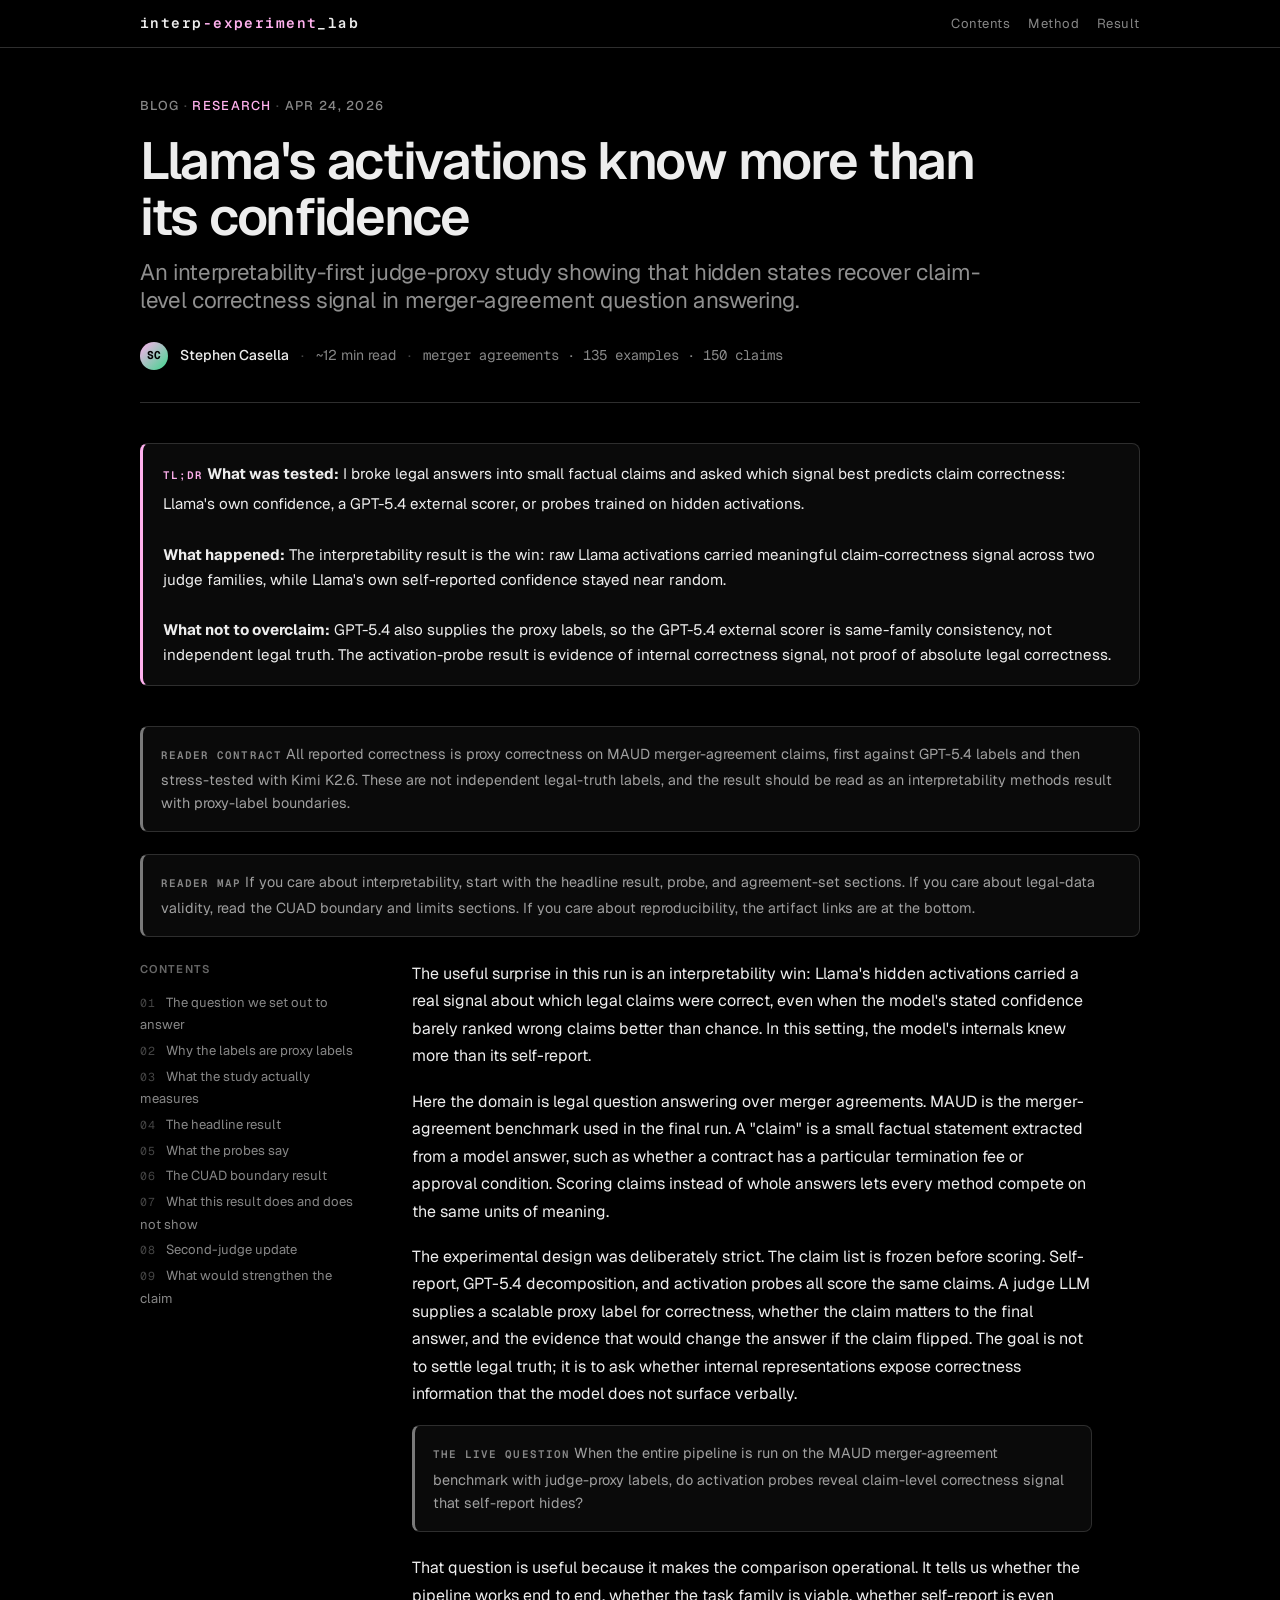
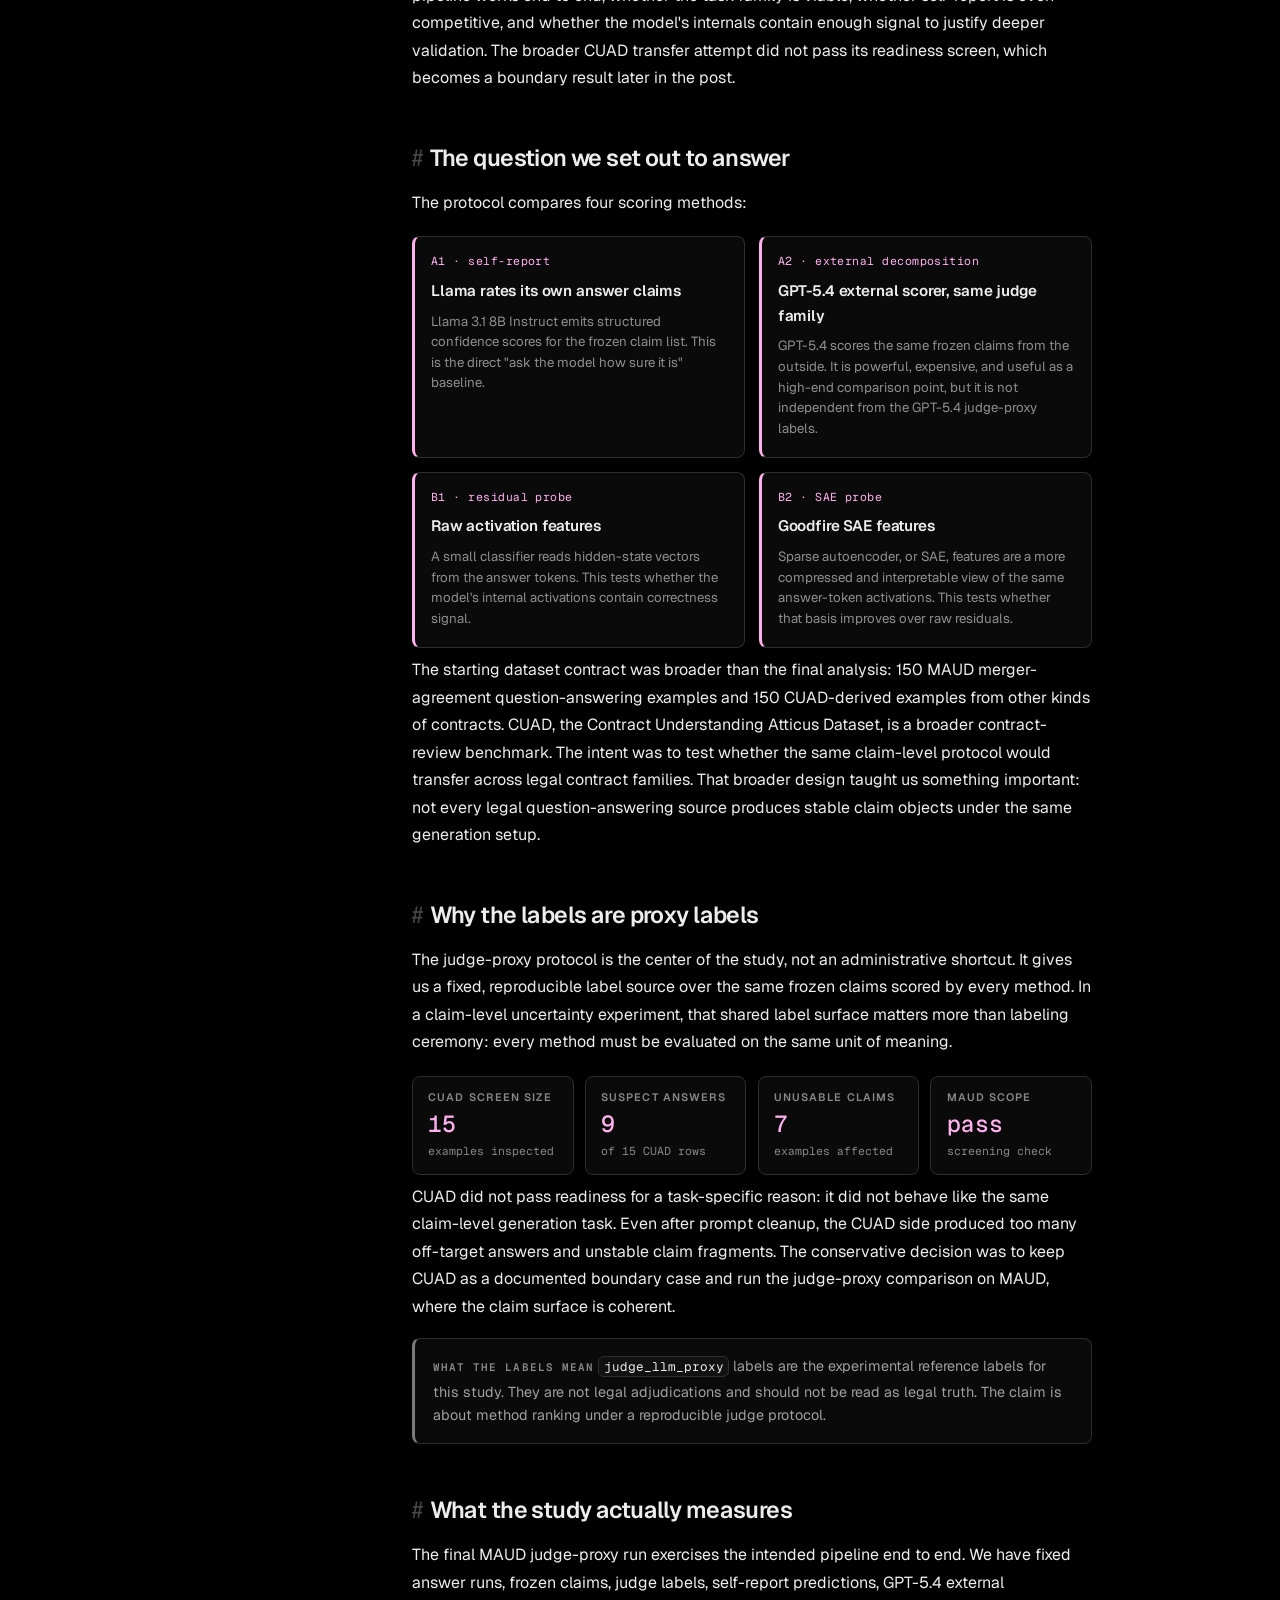
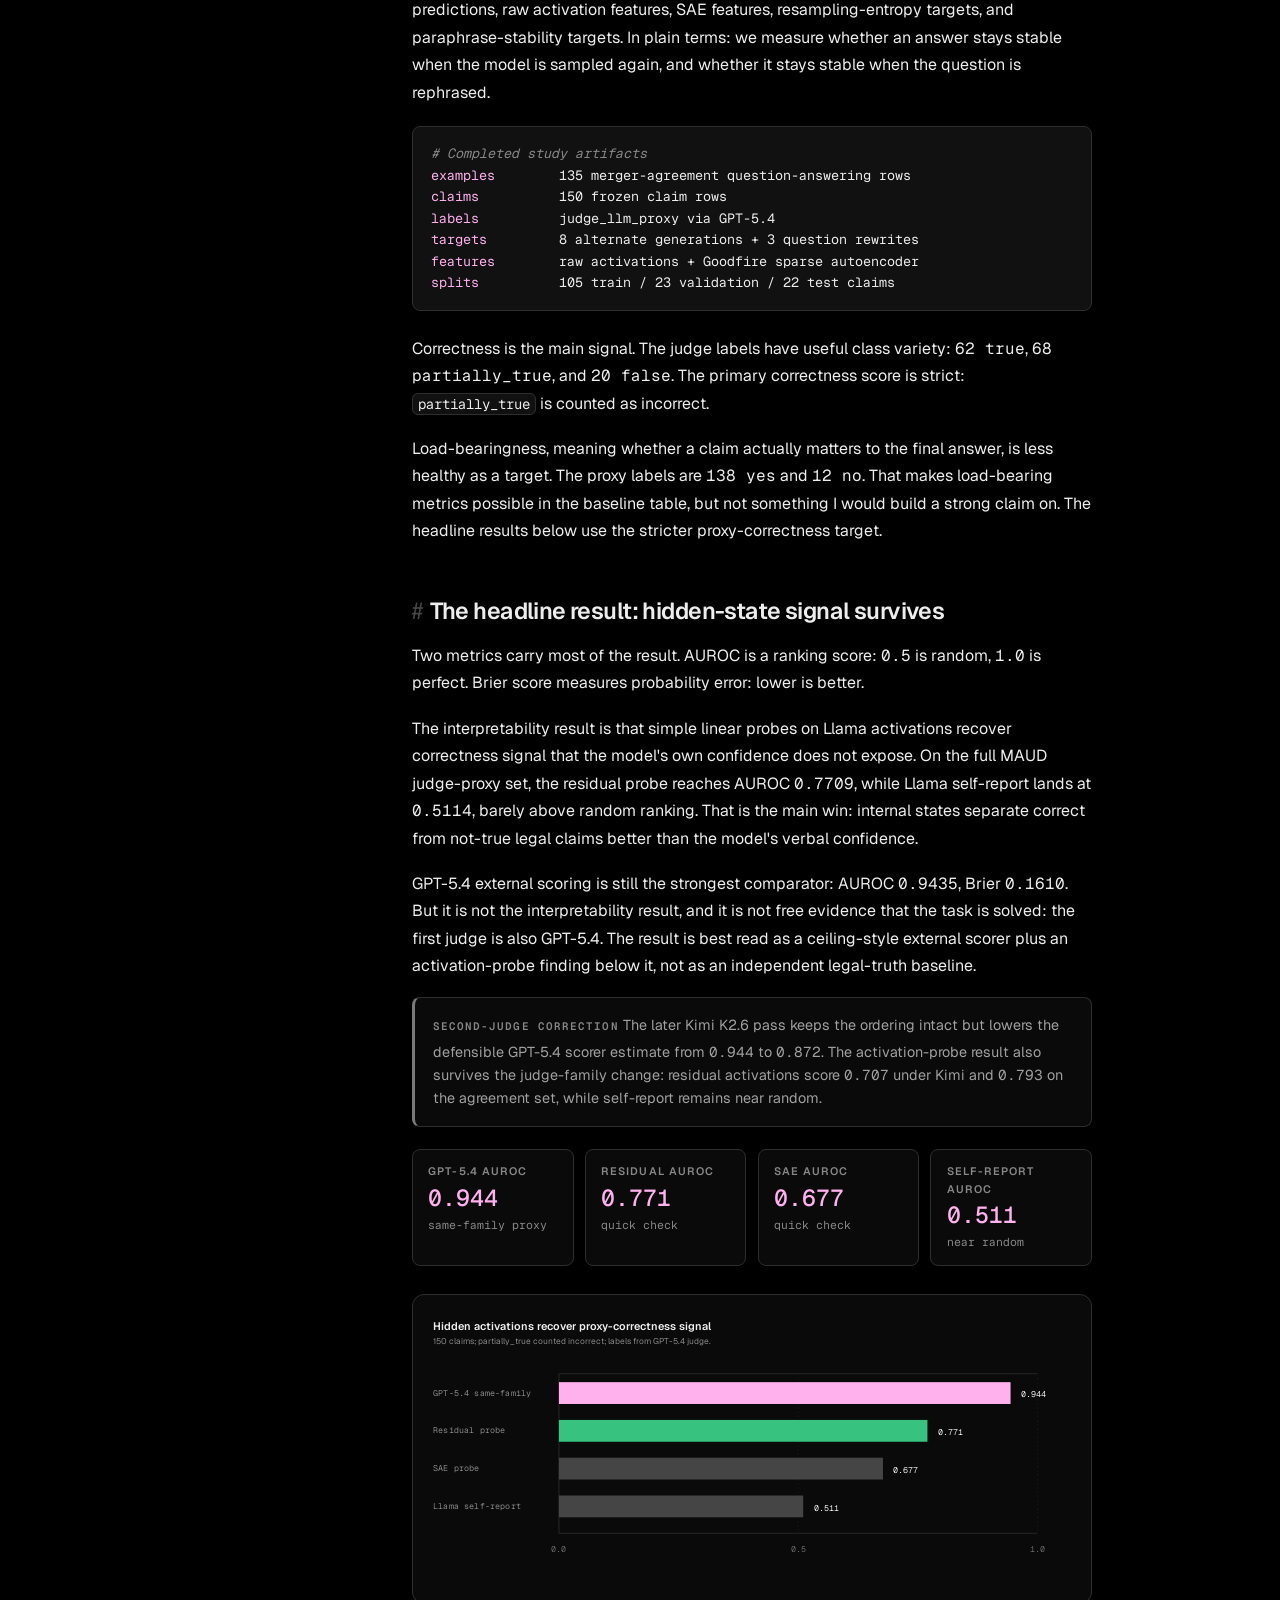
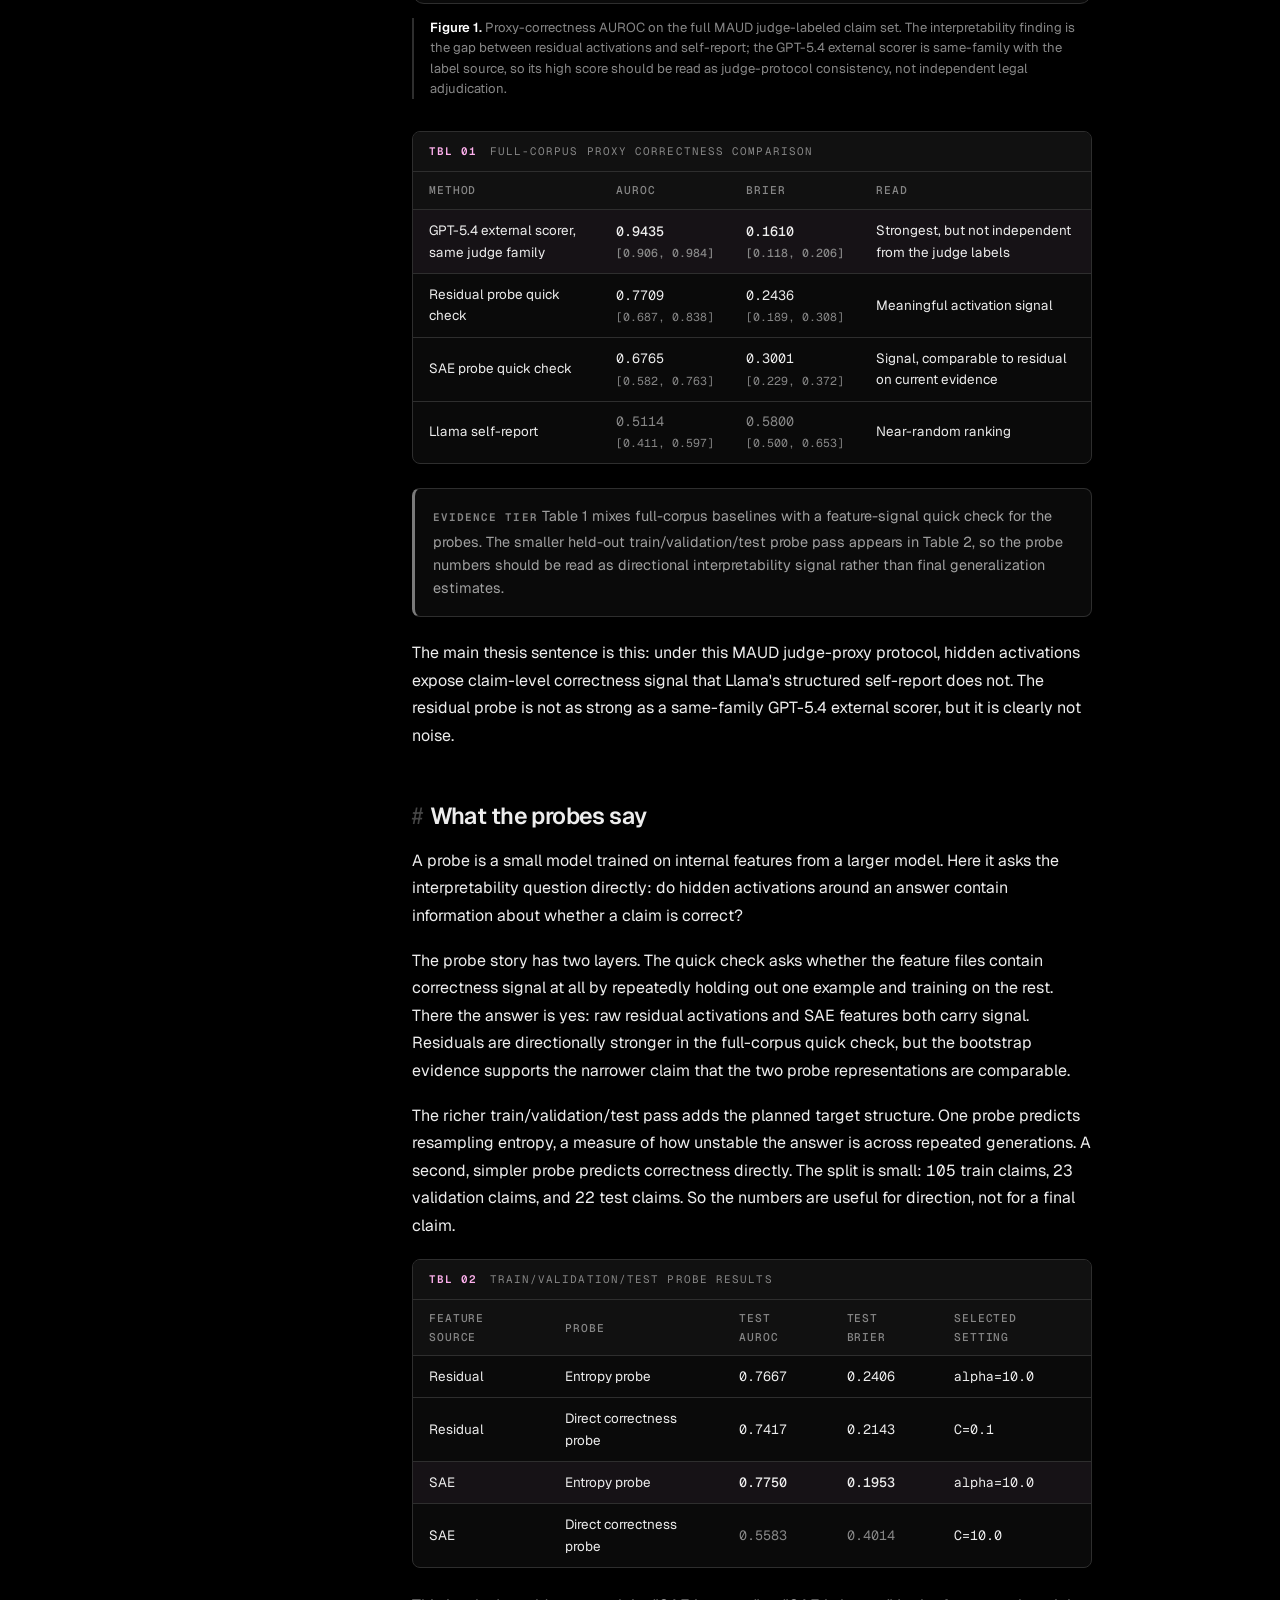
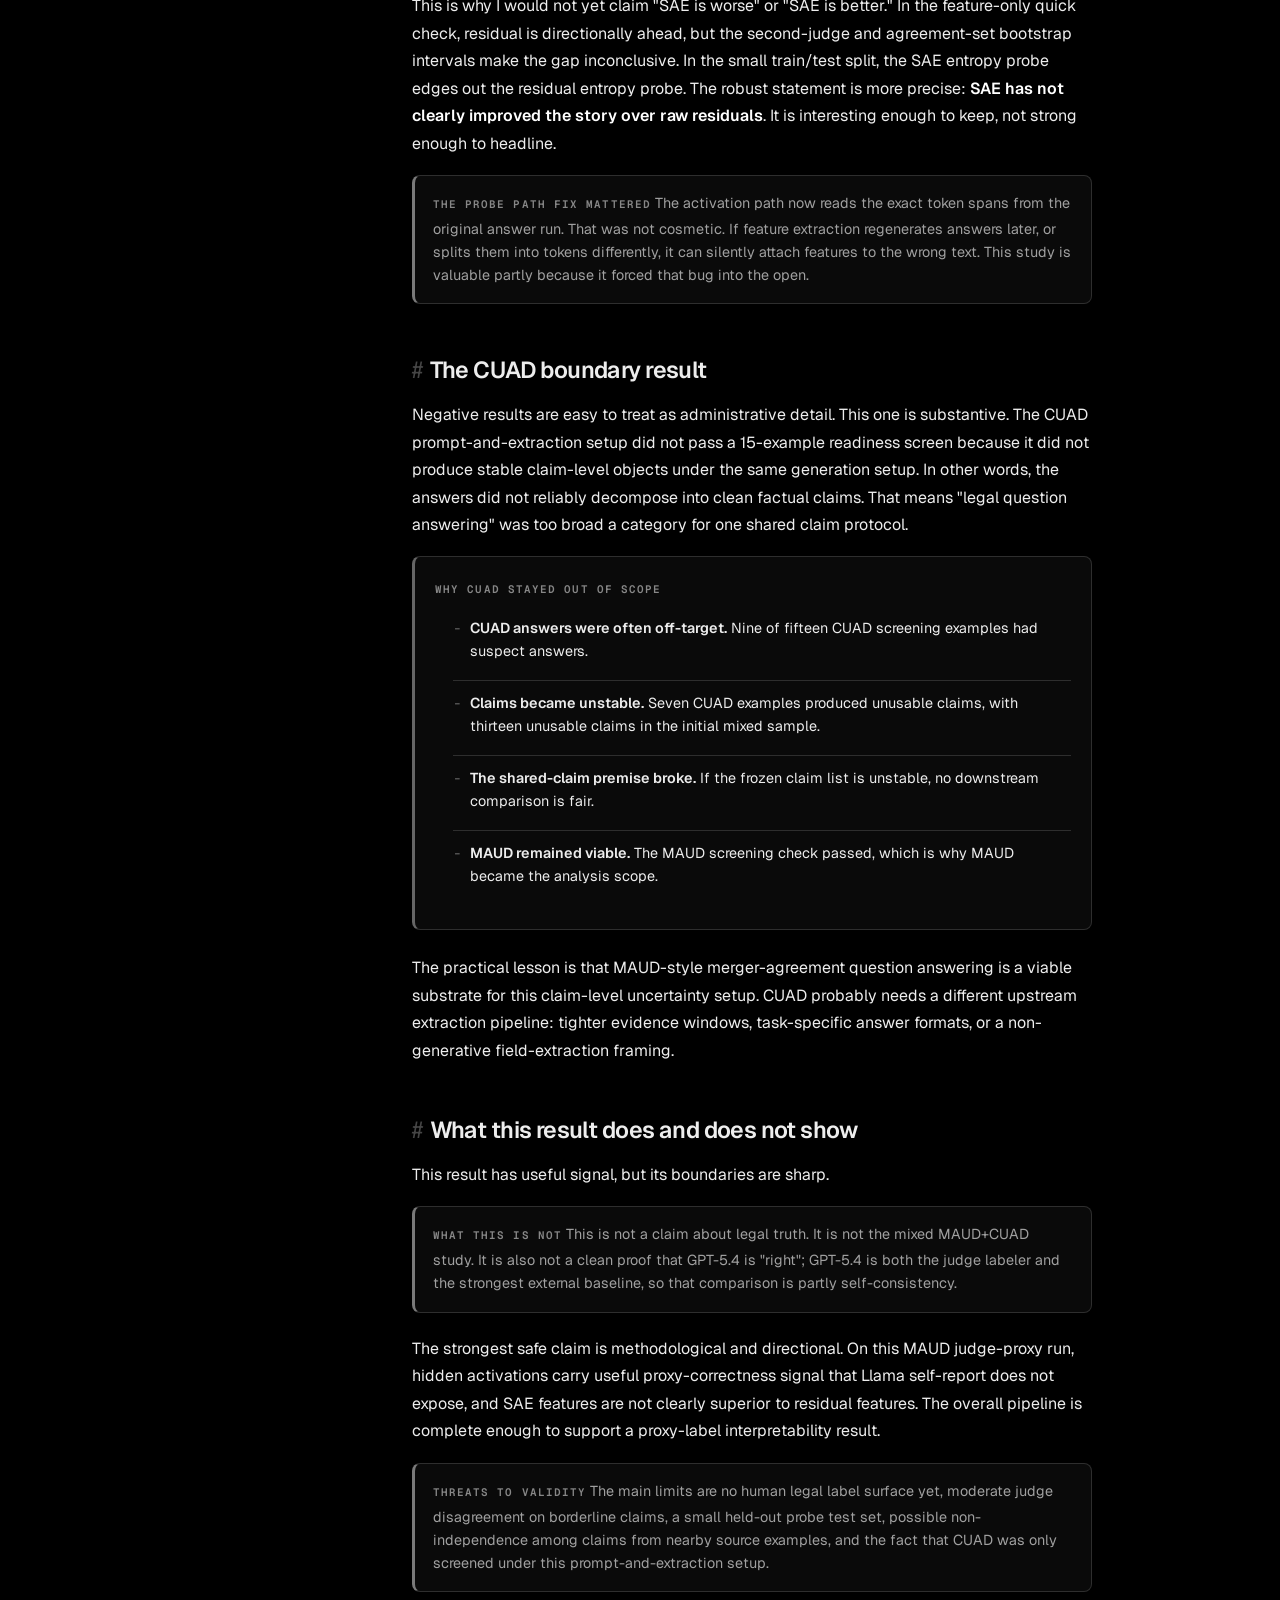
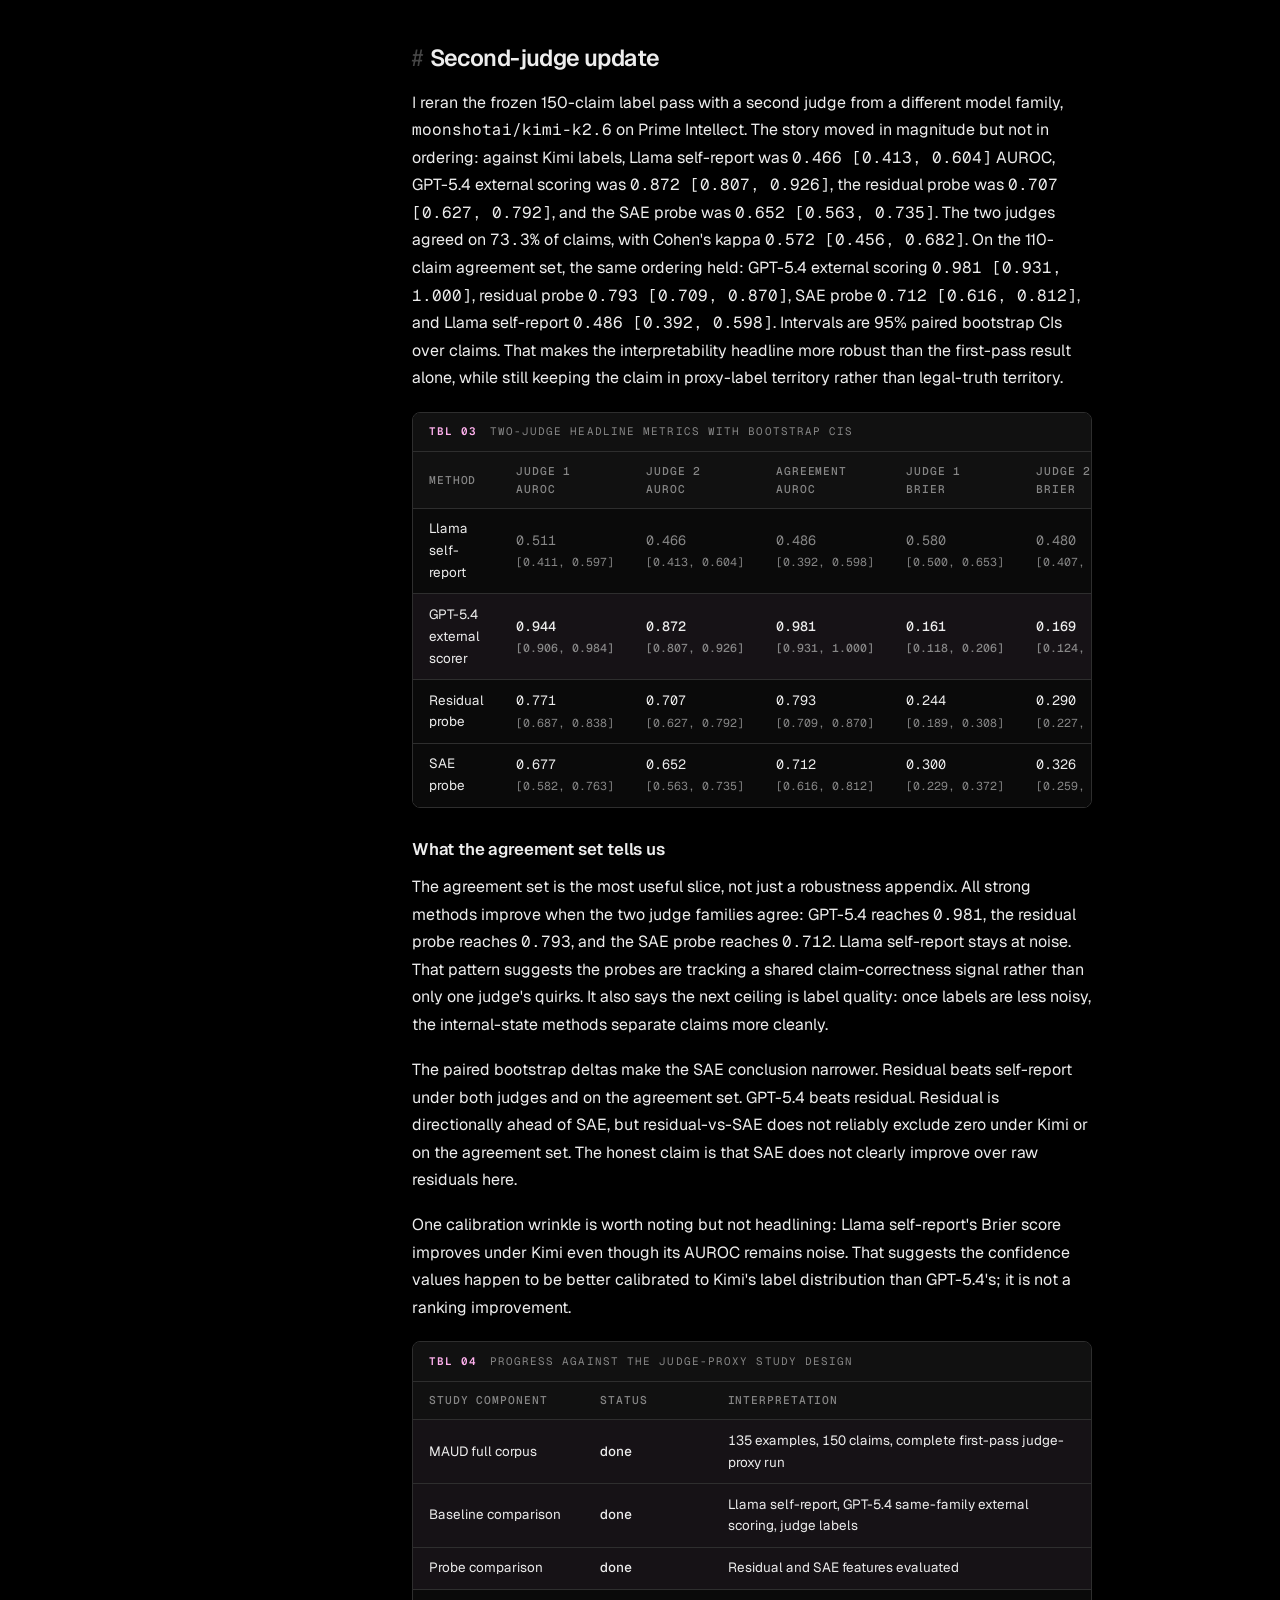
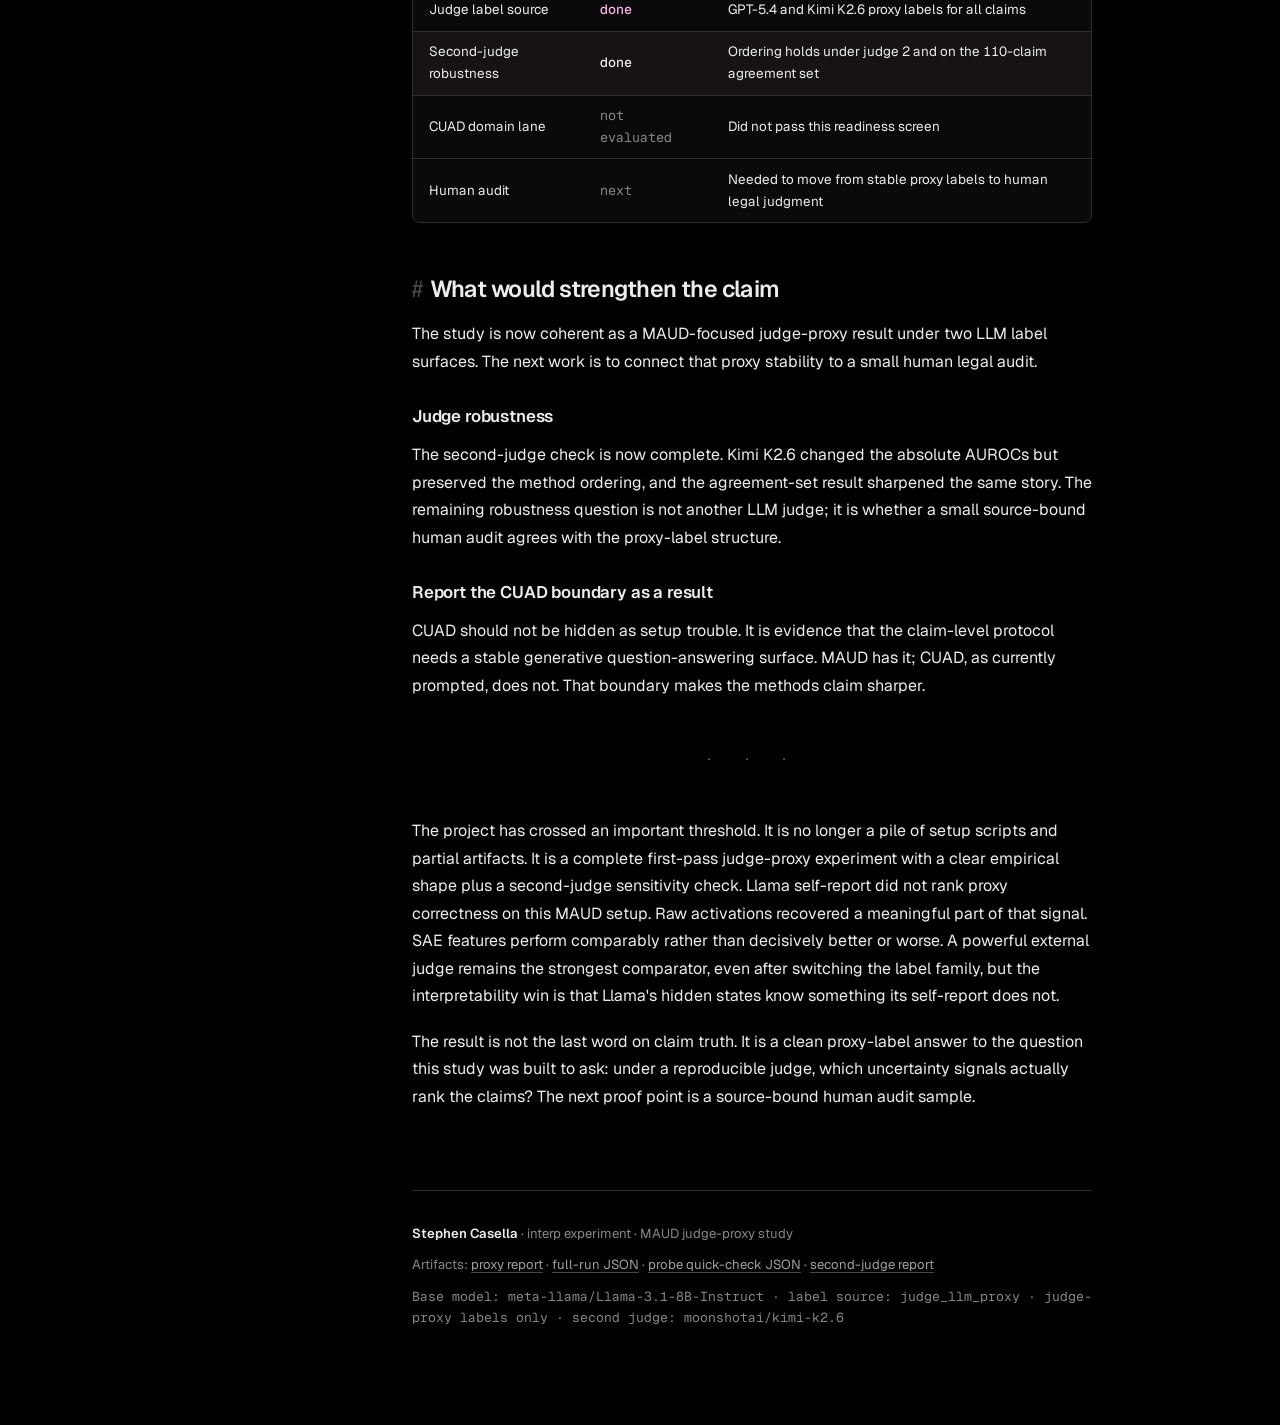
<file: artifacts/runs/maud_proxy_findings.html>
<!DOCTYPE html>
<html lang="en">
<head>
  <meta charset="utf-8" />
  <meta name="viewport" content="width=device-width, initial-scale=1" />
  <title>Llama's activations know more than its confidence</title>
  <meta name="description" content="An interpretability-first judge-proxy study on MAUD showing that Llama hidden activations recover claim-level correctness signal that self-reported confidence misses." />
  <meta property="og:title" content="Llama's activations know more than its confidence" />
  <meta property="og:description" content="Activation probes recover claim-level correctness signal in merger-agreement QA where Llama self-report is near random." />
  <meta property="og:type" content="article" />
  <link rel="preconnect" href="https://fonts.googleapis.com" />
  <link rel="preconnect" href="https://fonts.gstatic.com" crossorigin />
  <link href="https://fonts.googleapis.com/css2?family=Geist:wght@400;500;600;700&family=Geist+Mono:wght@400;500;600&display=swap" rel="stylesheet" />
  <style>
    :root {
      --color-background:       #000000;
      --color-background-100:   #0a0a0a;
      --color-background-200:   #111111;
      --color-muted:            #1a1a1a;
      --color-gray-100:         #1a1a1a;
      --color-gray-300:         #292929;
      --color-gray-400:         #2e2e2e;
      --color-gray-500:         #454545;
      --color-gray-600:         #666666;
      --color-gray-700:         #878787;
      --color-gray-800:         #8f8f8f;
      --color-gray-900:         #a0a0a0;
      --color-gray-1000:        #ededed;
      --color-border:           #2e2e2e;
      --color-foreground:       #ededed;
      --color-muted-foreground: #878787;
      --color-accent:           #ffb1ee;
      --color-accent-foreground:#ffffff;
      --color-success:          #3dd68c;
      --color-warning:          #F5A623;

      --font-sans: "Geist", -apple-system, BlinkMacSystemFont, "Segoe UI", sans-serif;
      --font-mono: "Geist Mono", "SFMono-Regular", Menlo, monospace;

      --radius-sm: 0.375rem;
      --radius-md: 0.5rem;
      --radius-lg: 0.75rem;
      --radius-xl: 1rem;

      --tracking-tight:   -0.025em;
      --tracking-widest:  0.1em;

      --leading-tight:   1.25;
      --leading-snug:    1.375;
      --leading-relaxed: 1.625;
    }

    *, *::before, *::after { box-sizing: border-box; }
    html { -webkit-text-size-adjust: 100%; scroll-behavior: smooth; }
    body {
      margin: 0;
      background: var(--color-background);
      color: var(--color-foreground);
      font-family: var(--font-sans);
      font-size: 16px;
      line-height: var(--leading-relaxed);
      -webkit-font-smoothing: antialiased;
      -moz-osx-font-smoothing: grayscale;
      font-feature-settings: "ss01", "cv11";
    }

    a { color: var(--color-foreground); text-decoration-color: var(--color-gray-500); text-underline-offset: 3px; }
    a:hover { text-decoration-color: var(--color-accent); }

    code, pre, kbd, samp { font-family: var(--font-mono); }
    code {
      font-size: 0.875em;
      background: var(--color-background-200);
      border: 1px solid var(--color-gray-400);
      border-radius: var(--radius-sm);
      padding: 0.08em 0.35em;
      color: var(--color-gray-1000);
    }
    pre {
      background: var(--color-background-200);
      border: 1px solid var(--color-gray-400);
      border-radius: var(--radius-md);
      padding: 1rem 1.1rem;
      overflow-x: auto;
      font-size: 0.84rem;
      line-height: 1.6;
      color: var(--color-gray-1000);
      margin: 1.25rem 0 1.5rem;
    }
    pre code { background: transparent; border: 0; padding: 0; font-size: inherit; }
    pre .c { color: var(--color-gray-700); font-style: italic; }
    pre .k { color: var(--color-accent); }
    pre .s { color: var(--color-gray-1000); }

    .page {
      max-width: 1040px;
      margin: 0 auto;
      padding: 0 1.25rem 6rem;
    }

    .topbar {
      position: sticky; top: 0; z-index: 10;
      background: rgba(0,0,0,0.82);
      backdrop-filter: blur(10px);
      -webkit-backdrop-filter: blur(10px);
      border-bottom: 1px solid var(--color-border);
    }
    .topbar-inner {
      max-width: 1040px; margin: 0 auto;
      padding: 0.75rem 1.25rem;
      display: flex; align-items: center; justify-content: space-between;
      font-size: 0.82rem;
    }
    .brand {
      font-family: var(--font-mono);
      letter-spacing: var(--tracking-widest);
      color: var(--color-gray-1000);
      font-weight: 600;
      text-decoration: none;
      font-size: 0.9rem;
    }
    .brand .accent { color: var(--color-accent); }
    .topbar-links { display: flex; gap: 1.1rem; color: var(--color-gray-700); }
    .topbar-links a { color: inherit; text-decoration: none; letter-spacing: 0.04em; }
    .topbar-links a:hover { color: var(--color-gray-1000); }

    .crumbs {
      margin-top: 3rem;
      font-size: 0.8rem;
      color: var(--color-gray-700);
      letter-spacing: var(--tracking-widest);
      text-transform: uppercase;
      font-weight: 500;
    }
    .crumbs a { color: inherit; text-decoration: none; }
    .crumbs a:hover { color: var(--color-gray-1000); }
    .crumbs .sep { color: var(--color-gray-500); margin: 0 0.5ch; }
    .crumbs .cat { color: var(--color-accent); }

    h1.title {
      font-size: clamp(2rem, 4.6vw, 3.25rem);
      line-height: 1.08;
      letter-spacing: var(--tracking-tight);
      font-weight: 600;
      margin: 1rem 0 1.25rem;
      max-width: 24ch;
    }
    h1.title .sub {
      display: block;
      font-size: clamp(1.1rem, 1.9vw, 1.4rem);
      line-height: 1.25;
      font-weight: 400;
      color: var(--color-gray-800);
      letter-spacing: -0.015em;
      margin-top: 0.75rem;
    }

    .byline {
      display: flex;
      align-items: center;
      gap: 0.75rem;
      color: var(--color-gray-700);
      font-size: 0.88rem;
      margin: 1.75rem 0 0.25rem;
      flex-wrap: wrap;
    }
    .byline .avatar {
      width: 28px; height: 28px;
      border-radius: 9999px;
      background: linear-gradient(135deg, #ffb1ee 0%, #3dd68c 100%);
      display: inline-flex; align-items: center; justify-content: center;
      color: #000; font-weight: 700; font-size: 0.7rem;
      font-family: var(--font-mono);
      letter-spacing: 0;
    }
    .byline .dot { color: var(--color-gray-500); }
    .byline .author { color: var(--color-gray-1000); font-weight: 500; }

    hr.header-rule {
      border: 0;
      border-top: 1px solid var(--color-border);
      margin: 2rem 0 2.5rem;
    }

    .body-grid {
      display: grid;
      grid-template-columns: 1fr;
      gap: 2.25rem;
    }
    @media (min-width: 960px) {
      .body-grid {
        grid-template-columns: 220px 1fr;
        gap: 3.25rem;
      }
    }
    .toc {
      font-size: 0.82rem;
      color: var(--color-gray-700);
      line-height: 1.7;
    }
    @media (min-width: 960px) {
      .toc {
        position: sticky; top: 4.25rem;
        align-self: start;
        max-height: calc(100vh - 5rem);
        overflow-y: auto;
      }
    }
    .toc-label {
      text-transform: uppercase;
      letter-spacing: var(--tracking-widest);
      font-size: 0.7rem;
      color: var(--color-gray-600);
      margin-bottom: 0.8rem;
      font-weight: 600;
    }
    .toc ol { list-style: none; padding: 0; margin: 0; counter-reset: toc; }
    .toc li { counter-increment: toc; margin: 0.22rem 0; }
    .toc li::before {
      content: counter(toc, decimal-leading-zero);
      font-family: var(--font-mono);
      font-size: 0.72rem;
      color: var(--color-gray-500);
      margin-right: 0.7rem;
      letter-spacing: 0.05em;
    }
    .toc a { color: inherit; text-decoration: none; }
    .toc a:hover { color: var(--color-accent); }

    main.prose { max-width: 680px; }
    main.prose p { margin: 0 0 1.1rem; font-size: 1rem; line-height: 1.72; color: var(--color-gray-1000); }
    main.prose p + p { margin-top: 0.1rem; }
    main.prose strong { color: #ffffff; font-weight: 600; }
    main.prose em { color: var(--color-gray-1000); }
    main.prose h2 {
      font-size: 1.45rem;
      line-height: 1.25;
      letter-spacing: var(--tracking-tight);
      font-weight: 600;
      color: var(--color-gray-1000);
      margin: 3.25rem 0 1rem;
      scroll-margin-top: 5rem;
    }
    main.prose h2::before {
      content: "#";
      color: var(--color-gray-500);
      margin-right: 0.45rem;
      font-weight: 400;
    }
    main.prose h3 {
      font-size: 1.05rem;
      font-weight: 600;
      letter-spacing: -0.01em;
      color: var(--color-gray-1000);
      margin: 1.75rem 0 0.65rem;
    }
    main.prose ul { padding-left: 1.1rem; margin: 0.25rem 0 1.25rem; }
    main.prose ul li { margin: 0.35rem 0; color: var(--color-gray-1000); }
    main.prose ul li::marker { color: var(--color-gray-600); }

    figure.full { margin: 1.75rem 0 2rem; max-width: 760px; }
    figure.wide { margin: 1.75rem 0 2rem; max-width: 820px; }
    figcaption {
      color: var(--color-gray-700);
      font-size: 0.82rem;
      line-height: 1.55;
      margin-top: 0.85rem;
      padding-left: 1rem;
      border-left: 2px solid var(--color-gray-400);
    }
    figcaption strong { color: var(--color-gray-1000); font-weight: 600; }
    .chart-card {
      background: var(--color-background-100);
      border: 1px solid var(--color-border);
      border-radius: var(--radius-lg);
      padding: 1.25rem;
    }
    .chart-card svg { display: block; width: 100%; height: auto; }

    .tldr {
      background: var(--color-background-100);
      border: 1px solid var(--color-border);
      border-left: 3px solid var(--color-accent);
      border-radius: var(--radius-md);
      padding: 1.1rem 1.25rem;
      margin: 0 0 2.5rem;
      font-size: 0.95rem;
      color: var(--color-gray-1000);
      line-height: 1.65;
    }
    .tldr .label {
      display: inline-block;
      font-family: var(--font-mono);
      font-size: 0.68rem;
      letter-spacing: var(--tracking-widest);
      color: var(--color-accent);
      text-transform: uppercase;
      font-weight: 600;
      margin-bottom: 0.4rem;
    }

    .callout {
      background: var(--color-background-100);
      border: 1px solid var(--color-border);
      border-left: 3px solid #7a7a7a;
      border-radius: var(--radius-md);
      padding: 1rem 1.1rem;
      margin: 1.1rem 0 1.4rem;
      font-size: 0.9rem;
      color: var(--color-gray-900);
      line-height: 1.6;
    }
    .callout strong { color: var(--color-gray-1000); }
    .callout .k {
      display: inline-block;
      font-family: var(--font-mono);
      font-size: 0.68rem;
      letter-spacing: var(--tracking-widest);
      color: var(--color-gray-700);
      text-transform: uppercase;
      font-weight: 600;
      margin-bottom: 0.3rem;
    }

    .stat-row {
      display: grid;
      grid-template-columns: repeat(2, 1fr);
      gap: 0.7rem;
      margin: 1.25rem 0 0.5rem;
    }
    @media (min-width: 640px) { .stat-row { grid-template-columns: repeat(4, 1fr); } }
    .stat {
      background: var(--color-background-100);
      border: 1px solid var(--color-border);
      border-radius: var(--radius-md);
      padding: 0.8rem 0.95rem;
    }
    .stat .k { font-size: 0.68rem; letter-spacing: var(--tracking-widest); text-transform: uppercase; color: var(--color-gray-700); font-weight: 600; }
    .stat .v { font-size: 1.45rem; font-family: var(--font-mono); color: var(--color-accent); font-weight: 500; line-height: 1.2; margin-top: 0.25rem; }
    .stat .s { font-size: 0.72rem; color: var(--color-gray-700); margin-top: 0.2rem; font-family: var(--font-mono); }

    .mode-grid {
      display: grid;
      grid-template-columns: 1fr;
      gap: 0.85rem;
      margin: 1.25rem 0 0.5rem;
    }
    @media (min-width: 640px) { .mode-grid { grid-template-columns: repeat(2, 1fr); } }
    .mode-card {
      background: var(--color-background-100);
      border: 1px solid var(--color-border);
      border-radius: var(--radius-md);
      padding: 0.95rem 1rem 1.1rem;
      display: flex; flex-direction: column; gap: 0.5rem;
      min-height: 140px;
      border-left: 3px solid var(--color-accent);
    }
    .mode-card .tag {
      font-family: var(--font-mono);
      font-size: 0.72rem;
      color: var(--color-accent);
      letter-spacing: 0.04em;
    }
    .mode-card .t {
      font-size: 0.95rem;
      font-weight: 600;
      color: var(--color-gray-1000);
      letter-spacing: -0.01em;
    }
    .mode-card .desc {
      font-size: 0.83rem;
      color: var(--color-gray-800);
      line-height: 1.55;
    }

    .table-wrap {
      margin: 1.25rem 0 1.5rem;
      background: var(--color-background-100);
      border: 1px solid var(--color-border);
      border-radius: var(--radius-md);
      overflow-x: auto;
    }
    .table-label {
      padding: 0.65rem 1rem;
      font-family: var(--font-mono);
      font-size: 0.68rem;
      letter-spacing: var(--tracking-widest);
      text-transform: uppercase;
      color: var(--color-gray-700);
      border-bottom: 1px solid var(--color-border);
      display: flex; align-items: center; gap: 0.75rem;
      background: var(--color-background-200);
    }
    .table-label .id { color: var(--color-accent); font-weight: 600; }
    table {
      width: 100%;
      border-collapse: collapse;
      font-variant-numeric: tabular-nums;
    }
    th, td {
      padding: 0.6rem 1rem;
      text-align: left;
      font-size: 0.84rem;
      border-bottom: 1px solid var(--color-gray-400);
    }
    th {
      font-family: var(--font-mono);
      font-weight: 500;
      color: var(--color-gray-700);
      font-size: 0.7rem;
      letter-spacing: 0.08em;
      text-transform: uppercase;
      background: var(--color-background-200);
    }
    td { color: var(--color-gray-1000); }
    td.num { font-family: var(--font-mono); color: var(--color-gray-1000); }
    td.num .ci { display: block; color: var(--color-gray-700); font-size: 0.72rem; margin-top: 0.08rem; white-space: nowrap; }
    td.pos { color: var(--color-accent); font-weight: 500; }
    td.neg { color: var(--color-gray-700); }
    tr:last-child td { border-bottom: none; }
    tr.highlight td { background: rgba(255,177,238,0.05); color: var(--color-gray-1000); }

    .neg-list {
      background: var(--color-background-100);
      border: 1px solid var(--color-border);
      border-left: 3px solid var(--color-gray-600);
      border-radius: var(--radius-md);
      padding: 1.1rem 1.25rem 0.6rem;
      margin: 1.1rem 0 1.5rem;
    }
    .neg-list .label {
      display: inline-block;
      font-family: var(--font-mono);
      font-size: 0.68rem;
      letter-spacing: var(--tracking-widest);
      color: var(--color-gray-700);
      text-transform: uppercase;
      font-weight: 600;
      margin-bottom: 0.6rem;
    }
    .neg-list ul { list-style: none; padding: 0; margin: 0; }
    .neg-list li {
      padding: 0.7rem 0 0.7rem 1.1rem;
      border-top: 1px solid var(--color-gray-400);
      color: var(--color-gray-900);
      font-size: 0.9rem;
      line-height: 1.6;
      position: relative;
    }
    .neg-list li:first-child { border-top: 0; padding-top: 0.2rem; }
    .neg-list li::before {
      content: "-";
      position: absolute;
      left: 0;
      color: var(--color-gray-600);
      font-family: var(--font-mono);
    }
    .neg-list li strong { color: var(--color-gray-1000); }

    footer.post-footer {
      margin-top: 5rem;
      padding-top: 2rem;
      border-top: 1px solid var(--color-border);
      font-size: 0.82rem;
      color: var(--color-gray-700);
      line-height: 1.65;
      display: grid; gap: 0.6rem;
    }
    footer.post-footer a { color: var(--color-gray-900); }
    footer.post-footer strong { color: var(--color-gray-1000); font-weight: 600; }

    .mono { font-family: var(--font-mono); }
    .muted { color: var(--color-gray-700); }
    .accent { color: var(--color-accent); }
    .small { font-size: 0.85rem; }
    .break {
      display: flex; align-items: center; justify-content: center;
      margin: 3rem 0;
      color: var(--color-gray-600);
      font-size: 0.85rem; letter-spacing: 0.8em;
      font-family: var(--font-mono);
    }
  </style>
</head>
<body>

  <header class="topbar">
    <div class="topbar-inner">
      <a class="brand" href="#">interp<span class="accent">-experiment</span>_lab</a>
      <nav class="topbar-links">
        <a href="#toc">Contents</a>
        <a href="#method">Method</a>
        <a href="#result">Result</a>
      </nav>
    </div>
  </header>

  <div class="page">

    <div class="crumbs">
      <a href="#">Blog</a><span class="sep">&middot;</span><span class="cat">research</span><span class="sep">&middot;</span>Apr 24, 2026
    </div>

    <h1 class="title">
      Llama's activations know more than its confidence
      <span class="sub">An interpretability-first judge-proxy study showing that hidden states recover claim-level correctness signal in merger-agreement question answering.</span>
    </h1>

    <div class="byline">
      <span class="avatar">SC</span>
      <span class="author">Stephen Casella</span>
      <span class="dot">&middot;</span>
      <span>~12 min read</span>
      <span class="dot">&middot;</span>
      <span class="mono">merger agreements &middot; 135 examples &middot; 150 claims</span>
    </div>

    <hr class="header-rule" />

    <div class="tldr">
      <span class="label">TL;DR</span>
      <strong>What was tested:</strong> I broke legal answers into small factual claims and asked
      which signal best predicts claim correctness: Llama's own confidence, a GPT-5.4
      external scorer, or probes trained on hidden activations.
      <br /><br />
      <strong>What happened:</strong> The interpretability result is the win: raw Llama activations
      carried meaningful claim-correctness signal across two judge families, while Llama's own
      self-reported confidence stayed near random.
      <br /><br />
      <strong>What not to overclaim:</strong> GPT-5.4 also supplies the proxy labels, so the GPT-5.4
      external scorer is same-family consistency, not independent legal truth. The activation-probe
      result is evidence of internal correctness signal, not proof of absolute legal correctness.
    </div>

    <div class="callout">
      <span class="k">Reader contract</span>
      All reported correctness is proxy correctness on MAUD merger-agreement claims, first against
      GPT-5.4 labels and then stress-tested with Kimi K2.6. These are not independent legal-truth
      labels, and the result should be read as an interpretability methods result with proxy-label
      boundaries.
    </div>

    <div class="callout">
      <span class="k">Reader map</span>
      If you care about interpretability, start with the headline result, probe, and agreement-set
      sections. If you care about legal-data validity, read the CUAD boundary and limits sections. If
      you care about reproducibility, the artifact links are at the bottom.
    </div>

    <div class="body-grid">

      <aside class="toc" id="toc">
        <div class="toc-label">Contents</div>
        <ol>
          <li><a href="#question">The question we set out to answer</a></li>
          <li><a href="#pivot">Why the labels are proxy labels</a></li>
          <li><a href="#method">What the study actually measures</a></li>
          <li><a href="#result">The headline result</a></li>
          <li><a href="#probe">What the probes say</a></li>
          <li><a href="#failure">The CUAD boundary result</a></li>
          <li><a href="#limits">What this result does and does not show</a></li>
          <li><a href="#second-judge">Second-judge update</a></li>
          <li><a href="#next">What would strengthen the claim</a></li>
        </ol>
      </aside>

      <main class="prose">

        <p>
          The useful surprise in this run is an interpretability win: Llama's hidden activations
          carried a real signal about which legal claims were correct, even when the model's stated
          confidence barely ranked wrong claims better than chance. In this setting, the model's
          internals knew more than its self-report.
        </p>
        <p>
          Here the domain is legal question answering over merger agreements. MAUD is the
          merger-agreement benchmark used in the final run. A "claim" is a small factual statement
          extracted from a model answer, such as whether a contract has a particular termination fee
          or approval condition. Scoring claims instead of whole answers lets every method compete on
          the same units of meaning.
        </p>
        <p>
          The experimental design was deliberately strict. The claim list is frozen before scoring.
          Self-report, GPT-5.4 decomposition, and activation probes all score the same claims. A
          judge LLM supplies a scalable proxy label for correctness, whether the claim matters to the
          final answer, and the evidence that would change the answer if the claim flipped. The goal
          is not to settle legal truth; it is to ask whether internal representations expose
          correctness information that the model does not surface verbally.
        </p>

        <div class="callout">
          <span class="k">The live question</span>
          When the entire pipeline is run on the MAUD merger-agreement benchmark with judge-proxy
          labels, do activation probes reveal claim-level correctness signal that self-report hides?
        </div>

        <p>
          That question is useful because it makes the comparison operational. It tells us whether
          the pipeline works end to end, whether the task family is viable, whether self-report is
          even competitive, and whether the model's internals contain enough signal to justify deeper
          validation.
          The broader CUAD transfer attempt did not pass its readiness screen, which becomes a
          boundary result later in the post.
        </p>

        <h2 id="question">The question we set out to answer</h2>

        <p>
          The protocol compares four scoring methods:
        </p>

        <div class="mode-grid">
          <div class="mode-card">
            <span class="tag">A1 &middot; self-report</span>
            <span class="t">Llama rates its own answer claims</span>
            <span class="desc">
              Llama 3.1 8B Instruct emits structured confidence scores for the frozen claim list.
              This is the direct "ask the model how sure it is" baseline.
            </span>
          </div>
          <div class="mode-card">
            <span class="tag">A2 &middot; external decomposition</span>
            <span class="t">GPT-5.4 external scorer, same judge family</span>
            <span class="desc">
              GPT-5.4 scores the same frozen claims from the outside. It is powerful, expensive, and
              useful as a high-end comparison point, but it is not independent from the GPT-5.4
              judge-proxy labels.
            </span>
          </div>
          <div class="mode-card">
            <span class="tag">B1 &middot; residual probe</span>
            <span class="t">Raw activation features</span>
            <span class="desc">
              A small classifier reads hidden-state vectors from the answer tokens. This tests
              whether the model's internal activations contain correctness signal.
            </span>
          </div>
          <div class="mode-card">
            <span class="tag">B2 &middot; SAE probe</span>
            <span class="t">Goodfire SAE features</span>
            <span class="desc">
              Sparse autoencoder, or SAE, features are a more compressed and interpretable view of
              the same answer-token activations. This tests whether that basis improves over raw
              residuals.
            </span>
          </div>
        </div>

        <p>
          The starting dataset contract was broader than the final analysis: 150 MAUD
          merger-agreement question-answering examples and 150 CUAD-derived examples from other kinds of contracts.
          CUAD, the Contract Understanding Atticus Dataset, is a broader contract-review benchmark.
          The intent was to test whether the same claim-level protocol would transfer across legal
          contract families. That broader design taught us something important: not every legal
          question-answering source produces stable claim objects under the same generation setup.
        </p>

        <h2 id="pivot">Why the labels are proxy labels</h2>

        <p>
          The judge-proxy protocol is the center of the study, not an administrative shortcut. It gives us
          a fixed, reproducible label source over the same frozen claims scored by every method. In a
          claim-level uncertainty experiment, that shared label surface matters more than labeling
          ceremony: every method must be evaluated on the same unit of meaning.
        </p>

        <div class="stat-row">
          <div class="stat">
            <div class="k">CUAD screen size</div>
            <div class="v">15</div>
            <div class="s">examples inspected</div>
          </div>
          <div class="stat">
            <div class="k">Suspect answers</div>
            <div class="v">9</div>
            <div class="s">of 15 CUAD rows</div>
          </div>
          <div class="stat">
            <div class="k">Unusable claims</div>
            <div class="v">7</div>
            <div class="s">examples affected</div>
          </div>
          <div class="stat">
            <div class="k">MAUD scope</div>
            <div class="v">pass</div>
            <div class="s">screening check</div>
          </div>
        </div>

        <p>
          CUAD did not pass readiness for a task-specific reason: it did not behave like the same
          claim-level generation task. Even after prompt cleanup, the CUAD side produced too many
          off-target answers and unstable claim fragments. The conservative decision was to keep CUAD
          as a documented boundary case and run the judge-proxy comparison on MAUD, where the claim
          surface is coherent.
        </p>

        <div class="callout">
          <span class="k">What the labels mean</span>
          <code>judge_llm_proxy</code> labels are the experimental reference labels for this study.
          They are not legal adjudications and should not be read as legal truth. The claim is
          about method ranking under a reproducible judge protocol.
        </div>

        <h2 id="method">What the study actually measures</h2>

        <p>
          The final MAUD judge-proxy run exercises the intended pipeline end to end. We have fixed answer
          runs, frozen claims, judge labels, self-report predictions, GPT-5.4 external predictions, raw
          activation features, SAE features, resampling-entropy targets, and paraphrase-stability
          targets. In plain terms: we measure whether an answer stays stable when the model is sampled
          again, and whether it stays stable when the question is rephrased.
        </p>

<pre><code><span class="c"># Completed study artifacts</span>
<span class="k">examples</span>        <span class="s">135 merger-agreement question-answering rows</span>
<span class="k">claims</span>          <span class="s">150 frozen claim rows</span>
<span class="k">labels</span>          <span class="s">judge_llm_proxy via GPT-5.4</span>
<span class="k">targets</span>         <span class="s">8 alternate generations + 3 question rewrites</span>
<span class="k">features</span>        <span class="s">raw activations + Goodfire sparse autoencoder</span>
<span class="k">splits</span>          <span class="s">105 train / 23 validation / 22 test claims</span></code></pre>

        <p>
          Correctness is the main signal. The judge labels have useful class variety:
          <span class="mono">62 true</span>, <span class="mono">68 partially_true</span>, and
          <span class="mono">20 false</span>. The primary correctness score is strict:
          <code>partially_true</code> is counted as incorrect.
        </p>

        <p>
          Load-bearingness, meaning whether a claim actually matters to the final answer, is less
          healthy as a target. The proxy labels are
          <span class="mono">138 yes</span> and <span class="mono">12 no</span>. That makes load-bearing
          metrics possible in the baseline table, but not something I would build a strong claim on.
          The headline results below use the stricter proxy-correctness target.
        </p>

        <h2 id="result">The headline result: hidden-state signal survives</h2>

        <p>
          Two metrics carry most of the result. AUROC is a ranking score: <span class="mono">0.5</span>
          is random, <span class="mono">1.0</span> is perfect. Brier score measures probability error:
          lower is better.
        </p>

        <p>
          The interpretability result is that simple linear probes on Llama activations recover
          correctness signal that the model's own confidence does not expose. On the full MAUD
          judge-proxy set, the residual probe reaches AUROC <span class="mono">0.7709</span>, while
          Llama self-report lands at <span class="mono">0.5114</span>, barely above random ranking.
          That is the main win: internal states separate correct from not-true legal claims better
          than the model's verbal confidence.
        </p>

        <p>
          GPT-5.4 external scoring is still the strongest comparator: AUROC
          <span class="mono">0.9435</span>, Brier <span class="mono">0.1610</span>. But it is not the
          interpretability result, and it is not free evidence that the task is solved: the first judge
          is also GPT-5.4. The result is best read as a ceiling-style external scorer plus an
          activation-probe finding below it, not as an independent legal-truth baseline.
        </p>

        <div class="callout">
          <span class="k">Second-judge correction</span>
          The later Kimi K2.6 pass keeps the ordering intact but lowers the defensible GPT-5.4
          scorer estimate from <span class="mono">0.944</span> to <span class="mono">0.872</span>.
          The activation-probe result also survives the judge-family change: residual activations
          score <span class="mono">0.707</span> under Kimi and <span class="mono">0.793</span> on the
          agreement set, while self-report remains near random.
        </div>

        <div class="stat-row">
          <div class="stat">
            <div class="k">GPT-5.4 AUROC</div>
            <div class="v">0.944</div>
            <div class="s">same-family proxy</div>
          </div>
          <div class="stat">
            <div class="k">Residual AUROC</div>
            <div class="v">0.771</div>
            <div class="s">quick check</div>
          </div>
          <div class="stat">
            <div class="k">SAE AUROC</div>
            <div class="v">0.677</div>
            <div class="s">quick check</div>
          </div>
          <div class="stat">
            <div class="k">Self-report AUROC</div>
            <div class="v">0.511</div>
            <div class="s">near random</div>
          </div>
        </div>

        <figure class="wide">
          <div class="chart-card">
            <svg viewBox="0 0 760 320" role="img" aria-label="Correctness AUROC comparison on MAUD judge-proxy labels">
              <style>
                .ax-line  { stroke: #2e2e2e; stroke-width: 1; }
                .ax-grid  { stroke: #1a1a1a; stroke-width: 1; stroke-dasharray: 2 3; }
                .ax-label { fill: #878787; font-family: "Geist Mono", monospace; font-size: 10px; letter-spacing: 0.02em; }
                .ax-tick  { fill: #666; font-family: "Geist Mono", monospace; font-size: 10px; }
                .title-t  { fill: #ededed; font-family: "Geist", sans-serif; font-size: 13px; font-weight: 600; }
                .sub-t    { fill: #878787; font-family: "Geist", sans-serif; font-size: 10px; }
                .bar-a    { fill: #ffb1ee; }
                .bar-b    { fill: #454545; }
                .bar-c    { fill: #3dd68c; opacity: 0.9; }
                .bar-label{ fill: #ededed; font-family: "Geist Mono", monospace; font-size: 10px; }
              </style>
              <text x="0" y="18" class="title-t">Hidden activations recover proxy-correctness signal</text>
              <text x="0" y="34" class="sub-t">150 claims; partially_true counted incorrect; labels from GPT-5.4 judge.</text>

              <line x1="150" y1="70" x2="720" y2="70" class="ax-line" />
              <line x1="150" y1="260" x2="720" y2="260" class="ax-line" />
              <line x1="150" y1="70" x2="150" y2="260" class="ax-line" />
              <line x1="435" y1="70" x2="435" y2="260" class="ax-grid" />
              <line x1="720" y1="70" x2="720" y2="260" class="ax-grid" />
              <text x="150" y="282" text-anchor="middle" class="ax-tick">0.0</text>
              <text x="435" y="282" text-anchor="middle" class="ax-tick">0.5</text>
              <text x="720" y="282" text-anchor="middle" class="ax-tick">1.0</text>

              <text x="0" y="96" class="ax-label">GPT-5.4 same-family</text>
              <rect x="150" y="80" width="538" height="26" class="bar-a" />
              <text x="700" y="98" class="bar-label">0.944</text>

              <text x="0" y="141" class="ax-label">Residual probe</text>
              <rect x="150" y="125" width="439" height="26" class="bar-c" />
              <text x="602" y="143" class="bar-label">0.771</text>

              <text x="0" y="186" class="ax-label">SAE probe</text>
              <rect x="150" y="170" width="386" height="26" class="bar-b" />
              <text x="548" y="188" class="bar-label">0.677</text>

              <text x="0" y="231" class="ax-label">Llama self-report</text>
              <rect x="150" y="215" width="291" height="26" class="bar-b" />
              <text x="454" y="233" class="bar-label">0.511</text>
            </svg>
          </div>
          <figcaption>
            <strong>Figure 1.</strong> Proxy-correctness AUROC on the full MAUD judge-labeled claim set.
            The interpretability finding is the gap between residual activations and self-report; the
            GPT-5.4 external scorer is same-family with the label source, so its high score should be
            read as judge-protocol consistency, not independent legal adjudication.
          </figcaption>
        </figure>

        <div class="table-wrap">
          <div class="table-label"><span class="id">TBL 01</span>Full-corpus proxy correctness comparison</div>
          <table>
            <thead>
              <tr>
                <th>Method</th>
                <th>AUROC</th>
                <th>Brier</th>
                <th>Read</th>
              </tr>
            </thead>
            <tbody>
              <tr class="highlight">
                <td>GPT-5.4 external scorer, same judge family</td>
                <td class="num pos">0.9435<span class="ci">[0.906, 0.984]</span></td>
                <td class="num pos">0.1610<span class="ci">[0.118, 0.206]</span></td>
                <td>Strongest, but not independent from the judge labels</td>
              </tr>
              <tr>
                <td>Residual probe quick check</td>
                <td class="num">0.7709<span class="ci">[0.687, 0.838]</span></td>
                <td class="num">0.2436<span class="ci">[0.189, 0.308]</span></td>
                <td>Meaningful activation signal</td>
              </tr>
              <tr>
                <td>SAE probe quick check</td>
                <td class="num">0.6765<span class="ci">[0.582, 0.763]</span></td>
                <td class="num">0.3001<span class="ci">[0.229, 0.372]</span></td>
                <td>Signal, comparable to residual on current evidence</td>
              </tr>
              <tr>
                <td>Llama self-report</td>
                <td class="num neg">0.5114<span class="ci">[0.411, 0.597]</span></td>
                <td class="num neg">0.5800<span class="ci">[0.500, 0.653]</span></td>
                <td>Near-random ranking</td>
              </tr>
            </tbody>
          </table>
        </div>

        <div class="callout">
          <span class="k">Evidence tier</span>
          Table 1 mixes full-corpus baselines with a feature-signal quick check for the probes. The
          smaller held-out train/validation/test probe pass appears in Table 2, so the probe numbers
          should be read as directional interpretability signal rather than final generalization
          estimates.
        </div>

        <p>
          The main thesis sentence is this: under this MAUD judge-proxy protocol, hidden activations
          expose claim-level correctness signal that Llama's structured self-report does not. The
          residual probe is not as strong as a same-family GPT-5.4 external scorer, but it is clearly
          not noise.
        </p>

        <h2 id="probe">What the probes say</h2>

        <p>
          A probe is a small model trained on internal features from a larger model. Here it asks the
          interpretability question directly: do hidden activations around an answer contain
          information about whether a claim is correct?
        </p>

        <p>
          The probe story has two layers. The quick check asks whether the feature files contain
          correctness signal at all by repeatedly holding out one example and training on the rest.
          There the answer is yes: raw residual activations and SAE features both carry signal.
          Residuals are directionally stronger in the full-corpus quick check, but the bootstrap
          evidence supports the narrower claim that the two probe representations are comparable.
        </p>

        <p>
          The richer train/validation/test pass adds the planned target structure. One probe predicts
          resampling entropy, a measure of how unstable the answer is across repeated generations.
          A second, simpler probe predicts correctness directly. The split is small:
          <span class="mono">105</span> train claims, <span class="mono">23</span> validation claims,
          and <span class="mono">22</span> test claims. So the numbers are useful for direction, not
          for a final claim.
        </p>

        <div class="table-wrap">
          <div class="table-label"><span class="id">TBL 02</span>Train/validation/test probe results</div>
          <table>
            <thead>
              <tr>
                <th>Feature source</th>
                <th>Probe</th>
                <th>Test AUROC</th>
                <th>Test Brier</th>
                <th>Selected setting</th>
              </tr>
            </thead>
            <tbody>
              <tr>
                <td>Residual</td>
                <td>Entropy probe</td>
                <td class="num">0.7667</td>
                <td class="num">0.2406</td>
                <td class="num">alpha=10.0</td>
              </tr>
              <tr>
                <td>Residual</td>
                <td>Direct correctness probe</td>
                <td class="num">0.7417</td>
                <td class="num">0.2143</td>
                <td class="num">C=0.1</td>
              </tr>
              <tr class="highlight">
                <td>SAE</td>
                <td>Entropy probe</td>
                <td class="num pos">0.7750</td>
                <td class="num pos">0.1953</td>
                <td class="num">alpha=10.0</td>
              </tr>
              <tr>
                <td>SAE</td>
                <td>Direct correctness probe</td>
                <td class="num neg">0.5583</td>
                <td class="num neg">0.4014</td>
                <td class="num">C=10.0</td>
              </tr>
            </tbody>
          </table>
        </div>

        <p>
          This is why I would not yet claim "SAE is worse" or "SAE is better." In the feature-only
          quick check, residual is directionally ahead, but the second-judge and agreement-set
          bootstrap intervals make the gap inconclusive. In the small train/test split, the SAE entropy probe
          edges out the residual entropy probe. The robust statement is more precise:
          <strong>SAE has not clearly improved the story over raw residuals</strong>. It is
          interesting enough to keep, not strong enough to headline.
        </p>

        <div class="callout">
          <span class="k">The probe path fix mattered</span>
          The activation path now reads the exact token spans from the original answer run. That was
          not cosmetic. If feature extraction regenerates answers later, or splits them into tokens
          differently, it can silently attach features to the wrong text. This study is valuable
          partly because it forced that bug into the open.
        </div>

        <h2 id="failure">The CUAD boundary result</h2>

        <p>
          Negative results are easy to treat as administrative detail. This one is substantive. The
          CUAD prompt-and-extraction setup did not pass a 15-example readiness screen because it did
          not produce stable claim-level objects under the same generation setup. In other words, the
          answers did not reliably decompose into clean factual claims. That means "legal question
          answering" was too broad a category for one shared claim protocol.
        </p>

        <div class="neg-list">
          <span class="label">Why CUAD stayed out of scope</span>
          <ul>
            <li><strong>CUAD answers were often off-target.</strong> Nine of fifteen CUAD screening examples had suspect answers.</li>
            <li><strong>Claims became unstable.</strong> Seven CUAD examples produced unusable claims, with thirteen unusable claims in the initial mixed sample.</li>
            <li><strong>The shared-claim premise broke.</strong> If the frozen claim list is unstable, no downstream comparison is fair.</li>
            <li><strong>MAUD remained viable.</strong> The MAUD screening check passed, which is why MAUD became the analysis scope.</li>
          </ul>
        </div>

        <p>
          The practical lesson is that MAUD-style merger-agreement question answering is a viable substrate for this
          claim-level uncertainty setup. CUAD probably needs a different upstream extraction pipeline:
          tighter evidence windows, task-specific answer formats, or a non-generative field-extraction
          framing.
        </p>

        <h2 id="limits">What this result does and does not show</h2>

        <p>
          This result has useful signal, but its boundaries are sharp.
        </p>

        <div class="callout">
          <span class="k">What this is not</span>
          This is not a claim about legal truth. It is not the mixed MAUD+CUAD study. It is also not a
          clean proof that GPT-5.4 is "right"; GPT-5.4 is both the judge labeler and the strongest
          external baseline, so that comparison is partly self-consistency.
        </div>

        <p>
          The strongest safe claim is methodological and directional. On this MAUD judge-proxy run,
          hidden activations carry useful proxy-correctness signal that Llama self-report does not
          expose, and SAE features are not clearly superior to residual features. The overall pipeline
          is complete enough to support a proxy-label interpretability result.
        </p>

        <div class="callout">
          <span class="k">Threats to validity</span>
          The main limits are no human legal label surface yet, moderate judge disagreement on
          borderline claims, a small held-out probe test set, possible non-independence among claims
          from nearby source examples, and the fact that CUAD was only screened under this
          prompt-and-extraction setup.
        </div>

        <h2 id="second-judge">Second-judge update</h2>

        <p>
          I reran the frozen 150-claim label pass with a second judge from a different model family,
          <span class="mono">moonshotai/kimi-k2.6</span> on Prime Intellect. The story moved in
          magnitude but not in ordering: against Kimi labels, Llama self-report was
          <span class="mono">0.466 [0.413, 0.604]</span> AUROC, GPT-5.4 external scoring was
          <span class="mono">0.872 [0.807, 0.926]</span>, the residual probe was
          <span class="mono">0.707 [0.627, 0.792]</span>, and the SAE probe was
          <span class="mono">0.652 [0.563, 0.735]</span>. The two judges agreed on
          <span class="mono">73.3%</span> of claims, with Cohen's kappa
          <span class="mono">0.572 [0.456, 0.682]</span>. On the 110-claim agreement set, the same ordering held:
          GPT-5.4 external scoring <span class="mono">0.981 [0.931, 1.000]</span>, residual probe
          <span class="mono">0.793 [0.709, 0.870]</span>, SAE probe
          <span class="mono">0.712 [0.616, 0.812]</span>, and Llama self-report
          <span class="mono">0.486 [0.392, 0.598]</span>. Intervals are 95% paired bootstrap CIs
          over claims. That makes the interpretability headline more robust than the first-pass result
          alone, while still keeping the claim in proxy-label territory rather than legal-truth
          territory.
        </p>

        <div class="table-wrap">
          <div class="table-label"><span class="id">TBL 03</span>Two-judge headline metrics with bootstrap CIs</div>
          <table>
            <thead>
              <tr>
                <th>Method</th>
                <th>Judge 1 AUROC</th>
                <th>Judge 2 AUROC</th>
                <th>Agreement AUROC</th>
                <th>Judge 1 Brier</th>
                <th>Judge 2 Brier</th>
                <th>Agreement Brier</th>
              </tr>
            </thead>
            <tbody>
              <tr>
                <td>Llama self-report</td>
                <td class="num neg">0.511<span class="ci">[0.411, 0.597]</span></td>
                <td class="num neg">0.466<span class="ci">[0.413, 0.604]</span></td>
                <td class="num neg">0.486<span class="ci">[0.392, 0.598]</span></td>
                <td class="num neg">0.580<span class="ci">[0.500, 0.653]</span></td>
                <td class="num neg">0.480<span class="ci">[0.407, 0.560]</span></td>
                <td class="num neg">0.509<span class="ci">[0.400, 0.600]</span></td>
              </tr>
              <tr class="highlight">
                <td>GPT-5.4 external scorer</td>
                <td class="num pos">0.944<span class="ci">[0.906, 0.984]</span></td>
                <td class="num pos">0.872<span class="ci">[0.807, 0.926]</span></td>
                <td class="num pos">0.981<span class="ci">[0.931, 1.000]</span></td>
                <td class="num pos">0.161<span class="ci">[0.118, 0.206]</span></td>
                <td class="num pos">0.169<span class="ci">[0.124, 0.217]</span></td>
                <td class="num pos">0.101<span class="ci">[0.064, 0.144]</span></td>
              </tr>
              <tr>
                <td>Residual probe</td>
                <td class="num">0.771<span class="ci">[0.687, 0.838]</span></td>
                <td class="num">0.707<span class="ci">[0.627, 0.792]</span></td>
                <td class="num">0.793<span class="ci">[0.709, 0.870]</span></td>
                <td class="num">0.244<span class="ci">[0.189, 0.308]</span></td>
                <td class="num">0.290<span class="ci">[0.227, 0.350]</span></td>
                <td class="num">0.231<span class="ci">[0.166, 0.299]</span></td>
              </tr>
              <tr>
                <td>SAE probe</td>
                <td class="num">0.677<span class="ci">[0.582, 0.763]</span></td>
                <td class="num">0.652<span class="ci">[0.563, 0.735]</span></td>
                <td class="num">0.712<span class="ci">[0.616, 0.812]</span></td>
                <td class="num">0.300<span class="ci">[0.229, 0.372]</span></td>
                <td class="num">0.326<span class="ci">[0.259, 0.395]</span></td>
                <td class="num">0.268<span class="ci">[0.193, 0.350]</span></td>
              </tr>
            </tbody>
          </table>
        </div>

        <h3>What the agreement set tells us</h3>
        <p>
          The agreement set is the most useful slice, not just a robustness appendix. All strong
          methods improve when the two judge families agree: GPT-5.4 reaches
          <span class="mono">0.981</span>, the residual probe reaches <span class="mono">0.793</span>,
          and the SAE probe reaches <span class="mono">0.712</span>. Llama self-report stays at noise.
          That pattern suggests the probes are tracking a shared claim-correctness signal rather than
          only one judge's quirks. It also says the next ceiling is label quality: once labels are less
          noisy, the internal-state methods separate claims more cleanly.
        </p>

        <p>
          The paired bootstrap deltas make the SAE conclusion narrower. Residual beats self-report
          under both judges and on the agreement set. GPT-5.4 beats residual. Residual is directionally
          ahead of SAE, but residual-vs-SAE does not reliably exclude zero under Kimi or on the
          agreement set. The honest claim is that SAE does not clearly improve over raw residuals here.
        </p>

        <p>
          One calibration wrinkle is worth noting but not headlining: Llama self-report's Brier score
          improves under Kimi even though its AUROC remains noise. That suggests the confidence values
          happen to be better calibrated to Kimi's label distribution than GPT-5.4's; it is not a
          ranking improvement.
        </p>

        <div class="table-wrap">
          <div class="table-label"><span class="id">TBL 04</span>Progress against the judge-proxy study design</div>
          <table>
            <thead>
              <tr>
                <th>Study component</th>
                <th>Status</th>
                <th>Interpretation</th>
              </tr>
            </thead>
            <tbody>
              <tr class="highlight">
                <td>MAUD full corpus</td>
                <td class="num pos">done</td>
                <td>135 examples, 150 claims, complete first-pass judge-proxy run</td>
              </tr>
              <tr class="highlight">
                <td>Baseline comparison</td>
                <td class="num pos">done</td>
                <td>Llama self-report, GPT-5.4 same-family external scoring, judge labels</td>
              </tr>
              <tr class="highlight">
                <td>Probe comparison</td>
                <td class="num pos">done</td>
                <td>Residual and SAE features evaluated</td>
              </tr>
              <tr>
                <td>Judge label source</td>
                <td class="num pos">done</td>
                <td>GPT-5.4 and Kimi K2.6 proxy labels for all claims</td>
              </tr>
              <tr class="highlight">
                <td>Second-judge robustness</td>
                <td class="num pos">done</td>
                <td>Ordering holds under judge 2 and on the 110-claim agreement set</td>
              </tr>
              <tr>
                <td>CUAD domain lane</td>
                <td class="num neg">not evaluated</td>
                <td>Did not pass this readiness screen</td>
              </tr>
              <tr>
                <td>Human audit</td>
                <td class="num neg">next</td>
                <td>Needed to move from stable proxy labels to human legal judgment</td>
              </tr>
            </tbody>
          </table>
        </div>

        <h2 id="next">What would strengthen the claim</h2>

        <p>
          The study is now coherent as a MAUD-focused judge-proxy result under two LLM label
          surfaces. The next work is to connect that proxy stability to a small human legal audit.
        </p>

        <h3>Judge robustness</h3>
        <p>
          The second-judge check is now complete. Kimi K2.6 changed the absolute AUROCs but preserved
          the method ordering, and the agreement-set result sharpened the same story. The remaining
          robustness question is not another LLM judge; it is whether a small source-bound human audit
          agrees with the proxy-label structure.
        </p>

        <h3>Report the CUAD boundary as a result</h3>
        <p>
          CUAD should not be hidden as setup trouble. It is evidence that the claim-level protocol
          needs a stable generative question-answering surface. MAUD has it; CUAD, as currently
          prompted, does not.
          That boundary makes the methods claim sharper.
        </p>

        <div class="break">&middot; &middot; &middot;</div>

        <p>
          The project has crossed an important threshold. It is no longer a pile of setup scripts and
          partial artifacts. It is a complete first-pass judge-proxy experiment with a clear empirical
          shape plus a second-judge sensitivity check. Llama self-report did not rank proxy
          correctness on this MAUD setup. Raw activations recovered a meaningful part of that signal.
          SAE features perform comparably rather than decisively better or worse. A powerful external judge remains the
          strongest comparator, even after switching the label family, but the interpretability win is
          that Llama's hidden states know something its self-report does not.
        </p>

        <p>
          The result is not the last word on claim truth. It is a clean proxy-label answer to the
          question this study was built to ask: under a reproducible judge, which uncertainty signals
          actually rank the claims? The next proof point is a source-bound human audit sample.
        </p>

        <footer class="post-footer">
          <div><strong>Stephen Casella</strong> &middot; interp experiment &middot; MAUD judge-proxy study</div>
          <div>Artifacts: <a href="maud_full_proxy_report.md">proxy report</a> &middot; <a href="maud_full_proxy_dry_run.json">full-run JSON</a> &middot; <a href="maud_full_probe_proxy_smoke.json">probe quick-check JSON</a> &middot; <a href="../../docs/second_judge_findings.md">second-judge report</a></div>
          <div class="mono">Base model: meta-llama/Llama-3.1-8B-Instruct &middot; label source: judge_llm_proxy &middot; judge-proxy labels only &middot; second judge: moonshotai/kimi-k2.6</div>
        </footer>

      </main>
    </div>
  </div>
</body>
</html>
</file>
<file: demo/web/styles.css>
:root {
  --color-background: #000000;
  --color-background-100: #0a0a0a;
  --color-background-200: #111111;
  --color-muted: #1a1a1a;
  --color-gray-300: #292929;
  --color-gray-400: #2e2e2e;
  --color-gray-500: #454545;
  --color-gray-600: #666666;
  --color-gray-700: #878787;
  --color-gray-800: #8f8f8f;
  --color-gray-900: #a0a0a0;
  --color-gray-1000: #ededed;
  --color-border: #2e2e2e;
  --color-foreground: #ededed;
  --color-accent: #ffb1ee;
  --color-success: #3dd68c;
  --color-warning: #f5a623;
  --color-danger: #ff7a68;
  --font-sans: "Geist", -apple-system, BlinkMacSystemFont, "Segoe UI", sans-serif;
  --font-mono: "Geist Mono", "SFMono-Regular", Menlo, monospace;
  --radius-sm: 0.375rem;
  --radius-md: 0.5rem;
  --radius-lg: 0.75rem;
  --tracking-tight: -0.025em;
  --tracking-widest: 0.1em;
  --leading-relaxed: 1.625;
}

*, *::before, *::after { box-sizing: border-box; }

html {
  -webkit-text-size-adjust: 100%;
  scroll-behavior: smooth;
}

body {
  margin: 0;
  background:
    radial-gradient(circle at 20% 0%, rgba(255, 177, 238, 0.055), transparent 30rem),
    radial-gradient(circle at 100% 16%, rgba(61, 214, 140, 0.055), transparent 28rem),
    var(--color-background);
  color: var(--color-foreground);
  font-family: var(--font-sans);
  font-size: 16px;
  line-height: var(--leading-relaxed);
  -webkit-font-smoothing: antialiased;
  -moz-osx-font-smoothing: grayscale;
  font-feature-settings: "ss01", "cv11";
}

a {
  color: var(--color-foreground);
  text-decoration-color: var(--color-gray-500);
  text-underline-offset: 3px;
}

a:hover { text-decoration-color: var(--color-accent); }

.topbar {
  position: sticky;
  top: 0;
  z-index: 10;
  background: rgba(0, 0, 0, 0.82);
  backdrop-filter: blur(10px);
  -webkit-backdrop-filter: blur(10px);
  border-bottom: 1px solid var(--color-border);
}

.topbar-inner {
  max-width: 1040px;
  margin: 0 auto;
  padding: 0.75rem 1.25rem;
  display: flex;
  align-items: center;
  justify-content: space-between;
  font-size: 0.82rem;
}

.brand {
  font-family: var(--font-mono);
  letter-spacing: var(--tracking-widest);
  color: var(--color-gray-1000);
  font-weight: 600;
  text-decoration: none;
  font-size: 0.9rem;
}

.accent { color: var(--color-accent); }

.topbar-links {
  display: flex;
  gap: 1.1rem;
  color: var(--color-gray-700);
}

.topbar-links a {
  color: inherit;
  text-decoration: none;
  letter-spacing: 0.04em;
}

.topbar-links a:hover { color: var(--color-gray-1000); }

.page {
  max-width: 1040px;
  margin: 0 auto;
  padding: 0 1.25rem 6rem;
}

.crumbs {
  margin-top: 3rem;
  font-size: 0.8rem;
  color: var(--color-gray-700);
  letter-spacing: var(--tracking-widest);
  text-transform: uppercase;
  font-weight: 500;
}

.crumbs a {
  color: inherit;
  text-decoration: none;
}

.crumbs a:hover { color: var(--color-gray-1000); }
.crumbs .sep { color: var(--color-gray-500); margin: 0 0.5ch; }
.crumbs .cat { color: var(--color-accent); }

.title {
  font-size: clamp(2rem, 4.6vw, 3.25rem);
  line-height: 1.08;
  letter-spacing: var(--tracking-tight);
  font-weight: 600;
  margin: 1rem 0 1.25rem;
  max-width: 24ch;
}

.title .sub {
  display: block;
  font-size: clamp(1.1rem, 1.9vw, 1.4rem);
  line-height: 1.25;
  font-weight: 400;
  color: var(--color-gray-800);
  letter-spacing: -0.015em;
  margin-top: 0.75rem;
}

.byline {
  display: flex;
  align-items: center;
  gap: 0.75rem;
  color: var(--color-gray-700);
  font-size: 0.88rem;
  margin: 1.75rem 0 0.25rem;
  flex-wrap: wrap;
}

.avatar {
  width: 28px;
  height: 28px;
  border-radius: 9999px;
  background: linear-gradient(135deg, var(--color-accent) 0%, var(--color-success) 100%);
  display: inline-flex;
  align-items: center;
  justify-content: center;
  color: #000;
  font-weight: 700;
  font-size: 0.7rem;
  font-family: var(--font-mono);
}

.author { color: var(--color-gray-1000); font-weight: 500; }
.dot { color: var(--color-gray-500); }
.mono { font-family: var(--font-mono); }

.header-rule {
  border: 0;
  border-top: 1px solid var(--color-border);
  margin: 2rem 0 2.5rem;
}

.tldr,
.notice,
.takeaway,
.reader,
.picker,
.scale-card,
.stat {
  background: var(--color-background-100);
  border: 1px solid var(--color-border);
  border-radius: var(--radius-md);
}

.tldr {
  border-left: 3px solid var(--color-accent);
  padding: 1.1rem 1.25rem;
  margin: 0 0 1.25rem;
  font-size: 0.95rem;
  color: var(--color-gray-1000);
  line-height: 1.65;
}

.tldr .label,
.notice .k,
.table-label,
.stat .k,
.scorebox span,
dt {
  font-family: var(--font-mono);
  font-size: 0.68rem;
  letter-spacing: var(--tracking-widest);
  text-transform: uppercase;
  font-weight: 600;
}

.tldr .label {
  display: inline-block;
  color: var(--color-accent);
  margin-bottom: 0.4rem;
}

.notice {
  border-left: 3px solid #7a7a7a;
  padding: 1rem 1.1rem;
  margin: 1.1rem 0 1.25rem;
  font-size: 0.9rem;
  color: var(--color-gray-900);
  line-height: 1.6;
}

.notice .k {
  display: block;
  color: var(--color-gray-700);
  margin-bottom: 0.3rem;
}

.notice strong {
  color: var(--color-gray-1000);
  font-weight: 600;
  margin-right: 0.25rem;
}

.legend-row {
  display: grid;
  grid-template-columns: 1fr 1.6fr 1fr;
  gap: 0.7rem;
  margin: 1.25rem 0;
}

.stat {
  padding: 0.8rem 0.95rem;
}

.stat .k {
  color: var(--color-gray-700);
}

.stat .v {
  font-size: 1.45rem;
  font-family: var(--font-mono);
  color: var(--color-accent);
  font-weight: 500;
  line-height: 1.2;
  margin-top: 0.25rem;
}

.stat .v.red { color: var(--color-danger); }
.stat .v.green { color: var(--color-success); }

.stat .s {
  font-size: 0.72rem;
  color: var(--color-gray-700);
  margin-top: 0.2rem;
  font-family: var(--font-mono);
}

.scale-card {
  padding: 0.8rem 0.95rem;
  color: var(--color-gray-700);
  font-family: var(--font-mono);
  font-size: 0.68rem;
  letter-spacing: var(--tracking-widest);
  text-transform: uppercase;
}

.scale {
  height: 16px;
  border-radius: 999px;
  margin: 0.7rem 0 0.35rem;
  background: linear-gradient(90deg, var(--color-danger), var(--color-warning), var(--color-success));
  border: 1px solid var(--color-gray-400);
}

.scale-labels {
  display: flex;
  justify-content: space-between;
  color: var(--color-gray-600);
}

.demo-grid {
  display: grid;
  grid-template-columns: 240px minmax(0, 1fr);
  gap: 1.25rem;
  align-items: start;
  margin-top: 1.25rem;
}

.picker {
  position: sticky;
  top: 4.25rem;
  overflow: hidden;
}

.table-label {
  padding: 0.65rem 1rem;
  color: var(--color-gray-700);
  border-bottom: 1px solid var(--color-border);
  display: flex;
  align-items: center;
  gap: 0.75rem;
  background: var(--color-background-200);
}

.table-label .id {
  color: var(--color-accent);
  font-weight: 600;
}

.buttons {
  display: grid;
  gap: 0;
}

.example-button {
  appearance: none;
  border: 0;
  border-bottom: 1px solid var(--color-gray-400);
  background: transparent;
  color: var(--color-gray-900);
  text-align: left;
  padding: 0.78rem 0.95rem;
  cursor: pointer;
  font: inherit;
  transition: background 140ms ease, color 140ms ease;
}

.example-button:last-child { border-bottom: 0; }
.example-button:hover { background: var(--color-background-200); color: var(--color-gray-1000); }
.example-button.active { background: rgba(255, 177, 238, 0.08); color: var(--color-gray-1000); }

.example-button .qid {
  display: block;
  font-family: var(--font-mono);
  font-size: 0.68rem;
  color: var(--color-gray-700);
  margin-bottom: 0.32rem;
}

.example-button .qtext {
  display: block;
  font-size: 0.84rem;
  line-height: 1.3;
}

.reader {
  overflow: hidden;
}

.reader-head {
  display: grid;
  grid-template-columns: minmax(0, 1fr) 150px;
  gap: 0;
  border-bottom: 1px solid var(--color-border);
}

.reader-head > div:first-child {
  border-right: 1px solid var(--color-border);
}

h2 {
  font-size: 1.45rem;
  line-height: 1.25;
  letter-spacing: var(--tracking-tight);
  font-weight: 600;
  color: var(--color-gray-1000);
  margin: 1rem;
}

h2::before {
  content: "#";
  color: var(--color-gray-500);
  margin-right: 0.45rem;
  font-weight: 400;
}

.scorebox {
  padding: 1rem;
  background: var(--color-background-100);
}

.scorebox span {
  display: block;
  color: var(--color-gray-700);
}

.scorebox strong {
  display: block;
  font-family: var(--font-mono);
  color: var(--color-accent);
  font-size: 1.9rem;
  font-weight: 500;
  line-height: 1.2;
  margin-top: 0.35rem;
}

.answer-card {
  padding: 0;
  border-bottom: 1px solid var(--color-border);
}

.answer {
  padding: 1.25rem;
  font-size: clamp(1.1rem, 2vw, 1.45rem);
  line-height: 1.65;
  color: var(--color-gray-1000);
}

.sentence {
  position: relative;
  display: inline;
  padding: 0.08em 0.18em;
  border-radius: 0.35em;
  box-decoration-break: clone;
  -webkit-box-decoration-break: clone;
  cursor: help;
  transition: filter 120ms ease, outline-color 120ms ease;
}

.sentence:hover,
.sentence:focus {
  outline: 1px solid var(--color-gray-1000);
  filter: saturate(1.2);
}

.tooltip {
  position: fixed;
  z-index: 20;
  pointer-events: none;
  opacity: 0;
  transform: translate(-50%, -110%);
  background: var(--color-background-200);
  color: var(--color-gray-1000);
  border: 1px solid var(--color-border);
  border-radius: var(--radius-md);
  padding: 0.7rem 0.8rem;
  font-family: var(--font-mono);
  font-size: 0.76rem;
  line-height: 1.45;
  box-shadow: 0 18px 60px rgba(0, 0, 0, 0.38);
  transition: opacity 100ms ease;
  white-space: pre-line;
}

.tooltip.visible { opacity: 1; }

.details {
  padding: 0.95rem 1rem 1.1rem;
}

summary {
  cursor: pointer;
  color: var(--color-gray-900);
  font-weight: 600;
  font-size: 0.9rem;
}

summary:hover { color: var(--color-accent); }

dl {
  display: grid;
  grid-template-columns: repeat(4, minmax(0, 1fr));
  gap: 0.7rem;
  margin: 1rem 0;
}

dt {
  color: var(--color-gray-700);
}

dd {
  margin: 0.2rem 0 0;
  color: var(--color-gray-1000);
  font-weight: 500;
  overflow-wrap: anywhere;
}

.excerpt {
  color: var(--color-gray-700);
  font-size: 0.84rem;
  line-height: 1.55;
  margin: 0;
}

.takeaway {
  border-left: 3px solid var(--color-accent);
  padding: 1.1rem 1.25rem;
  margin: 1.25rem 0 0;
}

.takeaway h2 {
  margin: 0 0 0.75rem;
}

.takeaway p {
  margin: 0;
  max-width: 760px;
  color: var(--color-gray-1000);
  font-size: 1rem;
  line-height: 1.72;
}

.post-footer {
  margin-top: 5rem;
  padding-top: 2rem;
  border-top: 1px solid var(--color-border);
  font-size: 0.82rem;
  color: var(--color-gray-700);
  line-height: 1.65;
  display: grid;
  gap: 0.6rem;
}

.post-footer strong {
  color: var(--color-gray-1000);
  font-weight: 600;
}

@media (max-width: 860px) {
  .legend-row,
  .demo-grid,
  .reader-head {
    grid-template-columns: 1fr;
  }

  .picker {
    position: static;
  }

  .reader-head > div:first-child {
    border-right: 0;
    border-bottom: 1px solid var(--color-border);
  }

  dl {
    grid-template-columns: repeat(2, minmax(0, 1fr));
  }
}

@media (max-width: 560px) {
  .page {
    padding: 0 0.85rem 4rem;
  }

  .topbar-links {
    display: none;
  }

  .crumbs {
    margin-top: 2rem;
  }

  dl {
    grid-template-columns: 1fr;
  }
}
</file>
